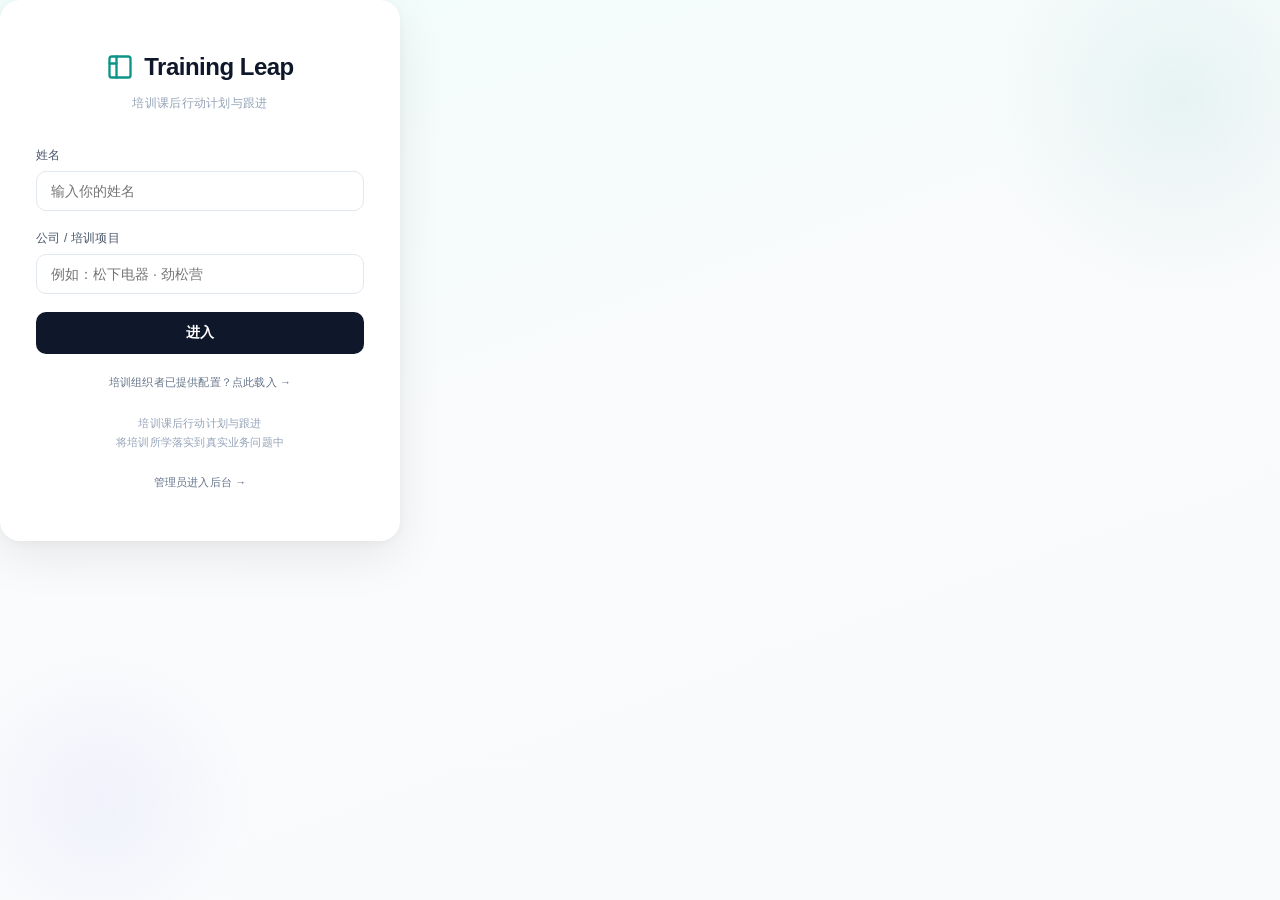
<file: index.html>
<!DOCTYPE html>
<html lang="zh-CN">
<head>
<meta charset="UTF-8">
<meta name="viewport" content="width=device-width, initial-scale=1">
<title>Training Leap - 培训课后行动计划与跟进</title>
<style>
*{margin:0;padding:0;box-sizing:border-box}
:root{
  --ink:#0f172a;--muted:#64748b;--light:#94a3b8;
  --bg:#f8fafc;--card:#fff;--border:#e2e8f0;
  --accent:#0d9488;--accent-light:#14b8a6;--accent-bg:#f0fdfa;--accent-border:#99f6e4;
  --amber:#f59e0b;--amber-bg:#fffbeb;--rose:#e11d48;--rose-bg:#fff1f2;
  --indigo:#6366f1;--indigo-bg:#eef2ff;
}
body{font-family:-apple-system,"PingFang SC","Helvetica Neue","Noto Sans SC",sans-serif;color:var(--ink);background:var(--bg);line-height:1.6;-webkit-font-smoothing:antialiased}
.page{display:none}.page.active{display:block}

/* ========= LOGIN ========= */
.login-wrap{min-height:100vh;display:flex;align-items:center;justify-content:center;background:linear-gradient(160deg,#f0fdfa 0%,#fafbfc 45%,var(--bg) 100%);position:relative;overflow:hidden}
.login-wrap::before{content:'';position:absolute;width:400px;height:400px;border-radius:50%;background:radial-gradient(circle,rgba(13,148,136,.08) 0%,transparent 70%);top:-100px;right:-100px}
.login-wrap::after{content:'';position:absolute;width:300px;height:300px;border-radius:50%;background:radial-gradient(circle,rgba(99,102,241,.06) 0%,transparent 70%);bottom:-50px;left:-50px}
.login-card{width:400px;background:var(--card);border-radius:20px;box-shadow:0 2px 8px rgba(0,0,0,.04),0 16px 48px rgba(0,0,0,.08);padding:48px 36px;position:relative;z-index:1;transition:box-shadow .3s}
.login-card:hover{box-shadow:0 2px 8px rgba(0,0,0,.04),0 20px 56px rgba(0,0,0,.12)}
.login-brand{display:flex;align-items:center;gap:10px;justify-content:center;margin-bottom:8px}
.login-brand svg{width:28px;height:28px;color:var(--accent)}
.login-brand-name{font-size:24px;font-weight:700;color:var(--ink);letter-spacing:-.5px}
.login-sub{text-align:center;font-size:12px;color:var(--light);margin-bottom:32px;letter-spacing:.3px}
.field{margin-bottom:18px}
.field label{display:block;font-size:12px;font-weight:500;color:#475569;margin-bottom:6px;letter-spacing:.2px}
.field input{width:100%;padding:11px 14px;border:1.5px solid var(--border);border-radius:10px;font-size:14px;color:var(--ink);background:var(--card);transition:all .2s;font-family:inherit}
.field input:focus{outline:none;border-color:var(--accent);box-shadow:0 0 0 3px rgba(13,148,136,.08);background:#fff;transform:translateY(-1px)}
.btn-primary{width:100%;padding:12px;background:var(--ink);color:#fff;border:none;border-radius:10px;font-size:14px;font-weight:600;cursor:pointer;transition:all .2s;letter-spacing:.3px}
.btn-primary:hover{background:#1e293b;transform:translateY(-1px);box-shadow:0 4px 12px rgba(15,23,42,.2)}
.btn-primary:active{transform:translateY(0)}
.login-note{text-align:center;margin-top:20px;font-size:11px;color:var(--light);line-height:1.8;letter-spacing:.2px}
.login-note a{color:var(--muted);text-decoration:none;transition:color .15s}
.login-note a:hover{color:var(--accent)}
.cfg-import{margin-top:14px;text-align:center}
.cfg-import > a{font-size:11px;color:var(--muted);text-decoration:none;letter-spacing:.2px;transition:color .15s}
.cfg-import > a:hover{color:var(--accent)}
#cfg-import-area{display:none;margin-top:10px;text-align:left}
#cfg-import-area textarea{width:100%;min-height:64px;padding:10px;border:1.5px solid var(--border);border-radius:10px;font-size:12px;font-family:monospace;resize:vertical;box-sizing:border-box;font-family:inherit;color:var(--ink)}
#cfg-import-area textarea:focus{outline:none;border-color:var(--accent)}
#cfg-import-area button{margin-top:8px;width:100%;padding:8px;background:var(--accent);color:#fff;border:none;border-radius:9px;font-size:12px;font-weight:600;cursor:pointer;transition:background .15s}
#cfg-import-area button:hover{background:var(--accent-light)}

/* ========= TOPBAR ========= */
.topbar{height:56px;background:rgba(255,255,255,.92);backdrop-filter:blur(12px);-webkit-backdrop-filter:blur(12px);border-bottom:1px solid var(--border);display:flex;align-items:center;padding:0 28px;position:sticky;top:0;z-index:20}
.topbar-brand{display:flex;align-items:center;gap:8px;cursor:pointer;transition:opacity .15s}
.topbar-brand:hover{opacity:.8}
.topbar-brand svg{width:20px;height:20px;color:var(--accent)}
.topbar-brand span{font-size:15px;font-weight:700;color:var(--ink);letter-spacing:-.3px}
.topbar-sep{color:var(--border);margin:0 14px;font-size:18px}
.topbar-meta{font-size:13px;color:var(--light);flex:1}

/* ========= CONFIG BANNER ========= */
.config-banner{background:linear-gradient(135deg,var(--accent-bg) 0%,#e0f7f4 100%);border:1px solid var(--accent-border);border-radius:12px;padding:14px 20px;margin:0 32px 28px;display:flex;align-items:flex-start;gap:12px;animation:slideDown .3s ease}
.config-banner svg{flex-shrink:0;width:16px;height:16px;color:var(--accent);margin-top:2px}
.config-banner p{font-size:13px;color:#134e4a;line-height:1.6}
.config-banner .cb-close{background:none;border:none;color:var(--light);cursor:pointer;font-size:18px;flex-shrink:0;padding:0 4px;line-height:1;transition:color .15s}
.config-banner .cb-close:hover{color:var(--ink)}

/* ========= DASHBOARD ========= */
.dash{max-width:1080px;margin:0 auto;padding:36px 32px 100px}
.dash-head{display:flex;align-items:flex-end;justify-content:space-between;margin-bottom:28px}
.dash-head h1{font-size:26px;font-weight:700;color:var(--ink);letter-spacing:-.5px}
.dash-head p{font-size:14px;color:var(--light);margin-top:4px}
.btn-new{padding:9px 18px;background:var(--ink);color:#fff;border:none;border-radius:10px;font-size:13px;font-weight:600;cursor:pointer;transition:all .2s;letter-spacing:.2px}
.btn-new:hover{background:#1e293b;transform:translateY(-1px);box-shadow:0 4px 12px rgba(15,23,42,.15)}

/* Stats */
.stats{display:flex;gap:16px;margin-bottom:32px}
.stat-card{flex:1;background:var(--card);border:1px solid var(--border);border-radius:14px;padding:20px 22px;display:flex;align-items:center;gap:16px;transition:all .2s;position:relative;overflow:hidden}
.stat-card::before{content:'';position:absolute;top:0;left:0;right:0;height:3px;border-radius:14px 14px 0 0}
.stat-card:nth-child(1)::before{background:linear-gradient(90deg,var(--accent),var(--accent-light))}
.stat-card:nth-child(2)::before{background:linear-gradient(90deg,var(--amber),#fbbf24)}
.stat-card:nth-child(3)::before{background:linear-gradient(90deg,var(--indigo),#818cf8)}
.stat-card:hover{transform:translateY(-2px);box-shadow:0 8px 24px rgba(0,0,0,.06)}
.stat-icon{width:44px;height:44px;border-radius:12px;display:flex;align-items:center;justify-content:center;transition:transform .2s}
.stat-card:nth-child(1) .stat-icon{background:var(--accent-bg)}
.stat-card:nth-child(2) .stat-icon{background:var(--amber-bg)}
.stat-card:nth-child(3) .stat-icon{background:var(--indigo-bg)}
.stat-icon svg{width:20px;height:20px}
.stat-card:nth-child(1) .stat-icon svg{color:var(--accent)}
.stat-card:nth-child(2) .stat-icon svg{color:var(--amber)}
.stat-card:nth-child(3) .stat-icon svg{color:var(--indigo)}
.stat-num{font-size:22px;font-weight:700;color:var(--ink);letter-spacing:-.5px}
.stat-label{font-size:12px;color:var(--light);letter-spacing:.3px}

/* Action cards grid */
.card-grid{display:grid;grid-template-columns:repeat(auto-fill,minmax(320px,1fr));gap:16px}
.acard{background:var(--card);border:1px solid var(--border);border-radius:14px;padding:24px;cursor:pointer;transition:all .25s;position:relative;overflow:hidden}
.acard::before{content:'';position:absolute;top:0;left:0;right:0;height:3px;background:linear-gradient(90deg,var(--accent),var(--accent-light));transform:scaleX(0);transform-origin:left;transition:transform .25s}
.acard:hover::before{transform:scaleX(1)}
.acard:hover{border-color:#cbd5e1;box-shadow:0 8px 28px rgba(0,0,0,.06);transform:translateY(-2px)}
.tag{display:inline-block;padding:4px 10px;border-radius:20px;font-size:11px;font-weight:600;letter-spacing:.3px}
.tag-d{background:#f1f5f9;color:#64748b}
.tag-a{background:#dbeafe;color:#2563eb}
.tag-x{background:#d1fae5;color:#059669}
.acard h3{font-size:15px;font-weight:600;color:var(--ink);line-height:1.5;margin:12px 0 8px;letter-spacing:-.2px}
.acard .meta{font-size:12px;color:var(--light);line-height:1.5}
.acard .foot{display:flex;align-items:center;justify-content:space-between;margin-top:18px;padding-top:14px;border-top:1px solid #f1f5f9}
.dots{display:flex;gap:5px}
.dot{width:7px;height:7px;border-radius:50%;background:#e2e8f0;transition:background .2s}
.dot.ok{background:var(--accent)}

/* Empty state */
.empty{text-align:center;padding:80px 20px;color:var(--light)}
.empty-icon{width:64px;height:64px;margin:0 auto 20px;border-radius:16px;background:var(--accent-bg);display:flex;align-items:center;justify-content:center}
.empty-icon svg{width:28px;height:28px;color:var(--accent)}
.empty h3{font-size:16px;font-weight:600;color:#475569;margin-bottom:8px}
.empty p{font-size:13px;margin-bottom:20px;line-height:1.6}

/* ========= CANVAS ========= */
.canvas-bg{background:var(--bg);min-height:100vh}
.canvas-body{max-width:760px;margin:0 auto;padding:36px 28px 140px}

/* Canvas header card */
.chdr{background:var(--card);border:1px solid var(--border);border-radius:16px;padding:28px 32px;margin-bottom:24px;position:relative;box-shadow:0 2px 8px rgba(0,0,0,.03)}
.chdr .clabel{font-size:11px;font-weight:600;color:var(--accent);letter-spacing:.8px;text-transform:uppercase;margin-bottom:4px}
.chdr input.ctitle{font-size:22px;font-weight:700;color:var(--ink);line-height:1.4;border:none;background:transparent;width:85%;padding:0;outline:none;display:block;letter-spacing:-.3px;font-family:inherit}
.chdr input.ctitle::placeholder{color:var(--light)}
.chdr .times{display:flex;gap:24px;margin-top:16px;font-size:12px;color:var(--light);letter-spacing:.2px}

/* Status badge */
.status-badge{position:absolute;top:28px;right:32px;padding:5px 12px;border-radius:20px;font-size:11px;font-weight:600;letter-spacing:.3px}
.status-badge.open{background:var(--accent-bg);color:var(--accent);border:1px solid var(--accent-border)}
.status-badge.done{background:#d1fae5;color:#059669;border:1px solid #6ee7b7}

/* Progress */
.pwrap{margin-bottom:28px}
.plbl{font-size:12px;color:var(--light);margin-bottom:8px;display:flex;justify-content:space-between;letter-spacing:.3px}
.ptrk{height:4px;background:#e2e8f0;border-radius:4px;overflow:hidden}
.pfil{height:100%;background:linear-gradient(90deg,var(--accent),var(--accent-light));border-radius:4px;width:0%;transition:width .5s cubic-bezier(.16,1,.3,1)}

/* ========= STEPS ========= */
.step{background:var(--card);border:1px solid var(--border);border-radius:14px;margin-bottom:14px;overflow:hidden;transition:all .25s;box-shadow:0 1px 3px rgba(0,0,0,.02)}
.step:hover{box-shadow:0 4px 16px rgba(0,0,0,.04)}
.step.open{box-shadow:0 4px 20px rgba(0,0,0,.05);border-color:#cbd5e1}

.step-hdr{display:flex;align-items:center;gap:16px;padding:18px 22px;cursor:pointer;user-select:none;transition:background .15s}
.step-hdr:hover{background:#fafbfc}

.step-n{width:32px;height:32px;border-radius:10px;background:linear-gradient(135deg,#e2e8f0,#f1f5f9);color:var(--muted);display:flex;align-items:center;justify-content:center;font-size:13px;font-weight:700;flex-shrink:0;transition:all .3s;position:relative}
.step-n.ok{background:linear-gradient(135deg,var(--accent),var(--accent-light));color:#fff;box-shadow:0 2px 8px rgba(13,148,136,.3)}
.step.open .step-n:not(.ok){background:linear-gradient(135deg,var(--ink),#334155);color:#fff}

.step-info{flex:1}
.step-info h4{font-size:14px;font-weight:600;color:var(--ink);margin-bottom:3px;letter-spacing:-.1px}
.step-info p{font-size:12px;color:var(--light);line-height:1.4}
.step-arr{margin-left:auto;color:var(--light);font-size:14px;transition:transform .3s cubic-bezier(.16,1,.3,1)}
.step.open .step-arr{transform:rotate(180deg)}

.step-bdy{max-height:0;overflow:hidden;transition:max-height .35s cubic-bezier(.16,1,.3,1),padding .35s cubic-bezier(.16,1,.3,1);padding:0 22px}
.step.open .step-bdy{max-height:2000px;padding:0 22px 22px}
.step-bdy-inner{transform:translateY(-8px);opacity:0;transition:transform .3s cubic-bezier(.16,1,.3,1),opacity .3s;transition-delay:.05s}
.step.open .step-bdy-inner{transform:translateY(0);opacity:1}

.hint{background:var(--accent-bg);border:1px solid #bfef9;border-radius:10px;padding:14px 16px;margin-bottom:14px}
.hint .htitle{font-size:11px;font-weight:700;color:var(--accent);text-transform:uppercase;letter-spacing:.6px;margin-bottom:6px}
.hint ul{font-size:12px;color:#475569;line-height:1.7;padding-left:16px}

/* Form elements */
.flbl{font-size:13px;font-weight:600;color:#475569;margin-bottom:8px;letter-spacing:.1px}
textarea.fta{width:100%;border:1.5px solid var(--border);border-radius:10px;padding:12px 14px;font-size:14px;line-height:1.7;color:var(--ink);resize:vertical;min-height:80px;background:var(--card);font-family:inherit;transition:all .2s}
textarea.fta:focus{outline:none;border-color:var(--accent);box-shadow:0 0 0 3px rgba(13,148,136,.08);background:#fff}
input.fti{width:100%;border:1.5px solid var(--border);border-radius:10px;padding:10px 14px;font-size:14px;color:var(--ink);background:var(--card);font-family:inherit;transition:all .2s}
input.fti:focus{outline:none;border-color:var(--accent);box-shadow:0 0 0 3px rgba(13,148,136,.08);background:#fff}
.row{display:flex;gap:10px;margin-bottom:10px;align-items:flex-start}
.btnAdd{font-size:13px;color:var(--accent);background:none;border:1.5px dashed #a7f3d0;border-radius:10px;padding:9px 14px;cursor:pointer;width:100%;transition:all .2s;font-weight:500}
.btnAdd:hover{background:var(--accent-bg);border-color:var(--accent)}
.btnDel{background:none;border:none;color:var(--light);font-size:18px;cursor:pointer;padding:6px 2px;flex-shrink:0;line-height:1;transition:color .15s}
.btnDel:hover{color:var(--rose)}
table.mt{width:100%;border-collapse:collapse}
table.mt th{font-size:11px;font-weight:600;color:var(--light);text-align:left;padding:8px 10px;border-bottom:1px solid var(--border);letter-spacing:.3px}
table.mt td{padding:6px 10px}

/* ========= FOOTER BAR ========= */
.fbar{position:fixed;bottom:0;left:0;right:0;background:rgba(255,255,255,.92);backdrop-filter:blur(12px);-webkit-backdrop-filter:blur(12px);border-top:1px solid var(--border);padding:12px 28px;display:flex;align-items:center;justify-content:space-between;z-index:10}
.toast-msg{font-size:13px;color:var(--accent);opacity:0;transition:opacity .3s;font-weight:500}
.toast-msg.show{opacity:1}
.fbtns{display:flex;gap:10px}
.btn-secondary{padding:9px 16px;background:var(--card);color:#475569;border:1px solid var(--border);border-radius:10px;font-size:13px;cursor:pointer;transition:all .2s;font-weight:500;font-family:inherit}
.btn-secondary:hover{border-color:#cbd5e1;background:#fafbfc;transform:translateY(-1px)}
.btn-primary-sm{padding:9px 20px;background:var(--ink);color:#fff;border:none;border-radius:10px;font-size:13px;font-weight:600;cursor:pointer;transition:all .2s;font-family:inherit;letter-spacing:.2px}
.btn-primary-sm:hover{background:#1e293b;transform:translateY(-1px);box-shadow:0 4px 12px rgba(15,23,42,.15)}

/* ========= METHOD TAGS ========= */
.method-tags{display:flex;flex-wrap:wrap;gap:8px;margin-bottom:14px}
.mtag{padding:6px 14px;border-radius:20px;font-size:12px;font-weight:600;cursor:pointer;border:1.5px solid var(--border);background:var(--card);color:#475569;transition:all .2s;user-select:none;letter-spacing:.2px}
.mtag:hover{border-color:var(--accent);color:var(--accent);transform:translateY(-1px)}
.mtag.sel{background:linear-gradient(135deg,var(--accent),var(--accent-light));color:#fff;border-color:transparent;box-shadow:0 2px 8px rgba(13,148,136,.25)}
.mtag-info{display:inline-flex;align-items:center;justify-content:center;width:16px;height:16px;margin-left:4px;border-radius:50%;background:rgba(100,116,139,.14);color:inherit;font-size:12px;font-weight:700;cursor:help;flex-shrink:0;transition:background .15s}
.mtag:hover .mtag-info{background:rgba(13,148,136,.18)}
.mtag.sel .mtag-info{background:rgba(255,255,255,.28);color:#fff}

/* Method info popup */
.method-pop{position:fixed;inset:0;background:rgba(15,23,42,.45);z-index:9999;display:none;align-items:center;justify-content:center;padding:20px}
.method-pop-card{background:#fff;border-radius:16px;width:520px;max-width:95vw;max-height:86vh;overflow-y:auto;box-shadow:0 24px 60px rgba(0,0,0,.2);padding:24px 26px;animation:cardIn .2s ease}
.mp-head{display:flex;align-items:flex-start;gap:12px;margin-bottom:6px}
.mp-head h4{font-size:17px;font-weight:700;color:var(--ink);flex:1;line-height:1.4}
.mp-close{background:none;border:none;font-size:26px;cursor:pointer;color:#94a3b8;line-height:1;width:32px;height:32px;border-radius:8px;flex-shrink:0}
.mp-close:hover{background:#f1f5f9}
.mp-sub{font-size:13px;color:var(--accent);font-weight:600;margin-bottom:16px;line-height:1.5}
.mp-row{display:flex;gap:12px;align-items:baseline;margin-bottom:6px}
.mp-label{font-size:11px;font-weight:700;color:var(--muted);text-transform:uppercase;letter-spacing:.5px;flex-shrink:0}
.mp-val{font-size:13px;color:var(--ink)}
.mp-sec{margin-top:14px}
.mp-text{font-size:13px;color:var(--ink);line-height:1.7;white-space:pre-wrap;word-break:break-word;background:var(--bg);border-radius:10px;padding:12px 14px;margin-top:6px}
.mp-output{background:var(--accent-bg);border:1px solid var(--accent-border)}
#no-methods-hint{font-size:12px;color:var(--light);margin-top:8px;display:none}

/* Per-method strategy card */
.method-note{background:var(--card);border:1.5px solid var(--accent-border);border-radius:12px;margin-bottom:12px;overflow:hidden;transition:all .2s;animation:cardIn .25s ease}
.method-note-hd{display:flex;align-items:center;gap:10px;padding:10px 16px;background:linear-gradient(135deg,var(--accent-bg) 0%,#e0f7f4 100%)}
.method-note-badge{padding:4px 12px;border-radius:20px;background:linear-gradient(135deg,var(--accent),var(--accent-light));color:#fff;font-size:11px;font-weight:700;letter-spacing:.3px;flex-shrink:0}
.method-note-bd{padding:12px 16px}
.method-note-bd .flbl{font-size:12px;margin-bottom:6px;color:var(--muted)}
.method-note-bd textarea{min-height:56px;font-size:13px}
@keyframes cardIn{from{opacity:0;transform:translateY(8px)}to{opacity:1;transform:translateY(0)}}

/* ========= CONTEXT PANEL ========= */
.ctx-panel{background:linear-gradient(135deg,var(--accent-bg) 0%,#e0f7f4 100%);border:1px solid var(--accent-border);border-radius:14px;margin-bottom:24px;overflow:hidden;transition:all .25s}
.ctx-panel:hover{box-shadow:0 4px 16px rgba(13,148,136,.1)}
.ctx-toggle{display:flex;align-items:center;gap:8px;padding:14px 20px;cursor:pointer;font-size:12px;font-weight:700;color:var(--accent);user-select:none;letter-spacing:.3px}
.ctx-toggle:hover{background:rgba(255,255,255,.5)}
.ctx-arr{transition:transform .3s cubic-bezier(.16,1,.3,1)}
.ctx-arr.open{transform:rotate(90deg)}
.ctx-body{display:none;padding:0 20px 18px}
.ctx-body.open{display:block}
.ctx-grid{display:grid;grid-template-columns:1fr 1fr 1fr;gap:14px;margin-bottom:14px}
.ctx-block{background:rgba(255,255,255,.85);border:1px solid #bfef9;padding:16px;border-radius:12px;transition:all .2s}
.ctx-block:hover{background:#fff;box-shadow:0 2px 8px rgba(0,0,0,.04)}
.ctx-label{font-size:11px;font-weight:700;color:var(--accent);text-transform:uppercase;letter-spacing:.6px;margin-bottom:10px}
.ctx-text{font-size:12px;color:#134e4a;line-height:1.6;margin-bottom:6px}
.ctx-text:last-child{margin-bottom:0}
.ctx-hint{font-size:11px;color:#0f766e;line-height:1.5;padding:10px 14px;background:rgba(255,255,255,.6);border-radius:8px}

/* ========= PRINT ========= */
@media print{
  body{background:#fff}
  .topbar,.fbar,.step-hdr,.config-banner,.plbl{display:none !important}
  .page{display:block !important}.canvas-bg{background:#fff !important}
  .canvas-body{padding:20px !important;max-width:100% !important}
  .step{break-inside:avoid;margin-bottom:16px !important;border:1px solid #ddd !important}
  .step-bdy{display:block !important;max-height:none !important;padding:0 22px 22px !important}
  .step-n{background:#f0f0f0 !important;color:#333 !important}
  .step-n.ok{background:#666 !important}
  .chdr{border:2px solid #333 !important;padding:20px !important;box-shadow:none !important}
  .hint{display:none}
  textarea.fta,input.fti{border:1px solid #ddd !important;background:#fff !important;resize:none}
  .mtag.sel{background:#333 !important;color:#fff !important}
  .ctx-panel{background:#f9f9f9 !important}
}

@keyframes slideDown{
  from{opacity:0;transform:translateY(-8px)}
  to{opacity:1;transform:translateY(0)}
}

@media(max-width:860px){
.ctx-grid{grid-template-columns:1fr}
}

/* Delete button on card */
.btn-del{background:none;border:none;color:var(--light);font-size:16px;cursor:pointer;padding:4px 6px;border-radius:6px;transition:all .15s;line-height:1;flex-shrink:0}
.btn-del:hover{color:var(--rose);background:var(--rose-bg)}

/* Logout button */
#b-logout:hover{border-color:#cbd5e1;color:var(--ink);background:var(--bg)}

@media(max-width:640px){
.dash{padding:20px 16px 80px}.stats{flex-direction:column}.card-grid{grid-template-columns:1fr}.canvas-body{padding:20px 16px 120px}
.config-banner{margin:16px 16px 20px;padding:12px 14px}
.chdr input.ctitle{width:100%}
.status-badge{position:static;display:inline-block;margin-top:10px}
.login-card{width:90%;max-width:400px;padding:36px 24px}
}
</style>
</head>
<body>

<!-- PAGE 1: LOGIN -->
<div id="p-login" class="page active login-wrap">
<div class="login-card">
  <div class="login-brand">
    <svg viewBox="0 0 24 24" fill="none" stroke="currentColor" stroke-width="2" stroke-linecap="round" stroke-linejoin="round"><rect x="3" y="3" width="18" height="18" rx="2"/><path d="M9 3v18"/><path d="M3 9h6"/></svg>
    <span class="login-brand-name">Training Leap</span>
  </div>
  <div class="login-sub">培训课后行动计划与跟进</div>
  <div class="field"><label>姓名</label><input id="i-name" placeholder="输入你的姓名"></div>
  <div class="field"><label>公司 / 培训项目</label><input id="i-comp" placeholder="例如：松下电器 · 劲松营"></div>
  <button id="b-login" class="btn-primary">进入</button>
  <div class="cfg-import">
    <a href="javascript:void(0)" id="b-cfg-toggle">培训组织者已提供配置？点此载入 &rarr;</a>
    <div id="cfg-import-area">
      <textarea id="cfg-import-data" placeholder="粘贴培训组织者提供的「配置码」..."></textarea>
      <button id="b-cfg-import">载入配置</button>
    </div>
  </div>
  <div class="login-note">
    培训课后行动计划与跟进<br>
    将培训所学落实到真实业务问题中<br><br>
    <a href="admin.html">管理员进入后台 &rarr;</a>
  </div>
</div>
</div>

<!-- PAGE 2: DASHBOARD -->
<div id="p-dash" class="page">
  <div class="topbar">
  <div class="topbar-brand" id="b-logo">
    <svg viewBox="0 0 24 24" fill="none" stroke="currentColor" stroke-width="2" stroke-linecap="round" stroke-linejoin="round"><rect x="3" y="3" width="18" height="18" rx="2"/><path d="M9 3v18"/><path d="M3 9h6"/></svg>
    <span>Training Leap</span>
  </div>
  <span class="topbar-sep">/</span>
  <span class="topbar-meta" id="d-meta"></span>
  <button id="b-logout" style="margin-left:auto;padding:6px 14px;font-size:12px;font-weight:500;color:var(--light);background:none;border:1.5px solid var(--border);border-radius:8px;cursor:pointer;transition:all .15s;letter-spacing:.2px">退出登录</button>
</div>
<div class="dash">
<div class="dash-head">
  <div><h1>我的行动计划</h1><p id="d-sub"></p></div>
  <button id="b-new" class="btn-new">+ 新建计划</button>
</div>

<!-- Config context banner -->
<div class="config-banner" id="config-banner" style="display:none">
  <svg viewBox="0 0 24 24" fill="none" stroke="currentColor" stroke-width="2" stroke-linecap="round"><circle cx="12" cy="12" r="10"/><line x1="12" y1="16" x2="12" y2="12"/><line x1="12" y1="8" x2="12.01" y2="8"/></svg>
  <p id="config-banner-text"></p>
  <button class="cb-close" onclick="this.parentElement.style.display='none'">&times;</button>
</div>

<div class="stats">
  <div class="stat-card"><div class="stat-icon"><svg viewBox="0 0 24 24" fill="none" stroke="currentColor" stroke-width="2"><path d="M14 2H6a2 2 0 00-2 2v16a2 2 0 002 2h12a2 2 0 002-2V8z"/><polyline points="14 2 14 8 20 8"/></svg></div><div><div class="stat-num" id="st-tot">0</div><div class="stat-label">全部计划</div></div></div>
  <div class="stat-card"><div class="stat-icon"><svg viewBox="0 0 24 24" fill="none" stroke="currentColor" stroke-width="2"><polyline points="22 12 18 12 15 21 9 3 6 12 2 12"/></svg></div><div><div class="stat-num" id="st-act">0</div><div class="stat-label">进行中</div></div></div>
  <div class="stat-card"><div class="stat-icon"><svg viewBox="0 0 24 24" fill="none" stroke="currentColor" stroke-width="2"><polyline points="20 6 9 17 4 12"/><line x1="20" y1="6" x2="9" y2="17"/></svg></div><div><div class="stat-num" id="st-done">0</div><div class="stat-label">已完成</div></div></div>
</div>
<div id="c-grid" class="card-grid"></div>
<div id="d-empty" class="empty" style="display:none">
  <div class="empty-icon"><svg viewBox="0 0 24 24" fill="none" stroke="currentColor" stroke-width="2" stroke-linecap="round"><line x1="12" y1="5" x2="12" y2="19"/><line x1="5" y1="12" x2="19" y2="12"/></svg></div>
  <h3 style="font-size:15px;font-weight:600;color:#475569;margin-bottom:6px">还没有行动计划</h3>
  <p style="font-size:13px;margin-bottom:18px;color:var(--light)">创建一个计划，把培训所学落实到真实业务问题中</p>
  <button id="b-new-empty" class="btn-new">创建第一个行动计划</button>
</div>
</div>
</div>

<!-- PAGE 3: CANVAS -->
<div id="p-canvas" class="page canvas-bg">
<div class="topbar">
  <button id="b-back" style="padding:6px 12px;font-size:13px;border:none;background:none;cursor:pointer;color:#475569;display:flex;align-items:center;gap:4px;font-family:inherit;letter-spacing:.2px">
    <svg width="14" height="14" viewBox="0 0 24 24" fill="none" stroke="currentColor" stroke-width="2"><polyline points="15 18 9 12 15 6"/></svg>返回</button>
  <span class="topbar-sep">|</span>
  <span class="topbar-meta" id="c-meta"></span>
</div>
<div class="canvas-body">

<div class="chdr">
  <div id="c-status" class="status-badge"></div>
  <div class="clabel">课程</div><input class="fti" id="c-course-display" readonly style="font-size:12px;padding:6px 10px;margin-bottom:8px;background:#f8fafc;cursor:default;border-color:#f0f0f0">
  <input class="ctitle" id="c-title" placeholder="为这个行动计划起一个标题...">
  <div class="times">创建：<span id="c-created"></span> &nbsp; 最近更新：<span id="c-updated"></span></div>
</div>

<!-- Training Context Panel (injected from admin config) -->
<div id="ctx-panel" class="ctx-panel" style="display:none">
  <div class="ctx-toggle" id="ctx-toggle" onclick="toggleCtx()">
    <svg width="14" height="14" viewBox="0 0 24 24" fill="none" stroke="currentColor" stroke-width="2" stroke-linecap="round"><circle cx="12" cy="12" r="10"/><line x1="12" y1="16" x2="12" y2="12"/><line x1="12" y1="8" x2="12.01" y2="8"/></svg>
    <span id="ctx-toggle-text">查看培训背景</span>
    <svg id="ctx-arr" width="12" height="12" viewBox="0 0 24 24" fill="none" stroke="currentColor" stroke-width="2"><polyline points="6 9 12 15 18 9"/></svg>
  </div>
  <div class="ctx-body" id="ctx-body">
    <div class="ctx-grid">
      <div class="ctx-block" id="ctx-audience">
        <div class="ctx-label">目标受众</div>
        <div class="ctx-text" id="ctx-aud-level"></div>
        <div class="ctx-text" id="ctx-aud-challenge"></div>
      </div>
      <div class="ctx-block" id="ctx-purpose">
        <div class="ctx-label">培训目的</div>
        <div class="ctx-text" id="ctx-pur-why"></div>
        <div class="ctx-text" id="ctx-pur-do"></div>
      </div>
      <div class="ctx-block" id="ctx-measure">
        <div class="ctx-label">衡量成功</div>
        <div class="ctx-text" id="ctx-pur-measure"></div>
        <div class="ctx-text" id="ctx-pur-change"></div>
      </div>
    </div>
    <div class="ctx-hint">以上信息由培训组织者配置，帮助你把行动计划对准真实的业务目标。</div>
  </div>
</div>

<div class="pwrap">
  <div class="plbl"><span id="pg-txt">0 / 5 步骤完成</span><span id="pg-pct">0%</span></div>
  <div class="ptrk"><div class="pfil" id="pg-fill"></div></div>
</div>

<!-- S1 -->
<div class="step" id="s1">
<div class="step-hdr"><div class="step-n">1</div><div class="step-info"><h4>识别真实业务问题</h4><p>找出一个复杂且长期未解决的真实业务问题</p></div><span class="step-arr">&#9660;</span></div>
<div class="step-bdy">
<div class="step-bdy-inner">
<div class="hint"><div class="htitle">提示</div><ul><li>问题应至少涉及两个以上部门之间的不同判断或利益冲突</li><li>问题已存在超过三个月，且没有清晰的解决路径</li><li>用一到三句话描述清楚问题的表现、涉及的部门和当前卡住的关键点</li></ul></div>
<div class="flbl">问题陈述</div><textarea class="fta" id="v1" placeholder="例如：某产品线在华东市场销量连续三季度下滑，市场部认为需加大广告投入，而销售团队认为核心问题在渠道激励不足..."></textarea>
</div>
</div>
</div>

<!-- S2 -->
<div class="step" id="s2">
<div class="step-hdr"><div class="step-n">2</div><div class="step-info"><h4>链接战略与价值</h4><p>说明该问题与全局经营或市场战略的链接</p></div><span class="step-arr">&#9660;</span></div>
<div class="step-bdy">
<div class="step-bdy-inner">
<div class="hint"><div class="htitle">提示</div><ul><li>指出这个问题与公司哪一个业务战略或产品策略直接相关</li><li>说明解决后会改善哪几项具体业务结果</li><li>避免使用空泛表述</li></ul></div>
<div style="margin-bottom:14px"><div class="flbl">战略链接</div><textarea class="fta" id="v2l" placeholder="例如：该问题直接关联公司'2025年市场份额提升至行业前三'的战略目标..." style="min-height:60px"></textarea></div>
<div><div class="flbl">解决价值</div><textarea class="fta" id="v2v" placeholder="例如：解决此分歧后可统一营销资源投放方向，预计Q3华东区销量回升15-20%..." style="min-height:60px"></textarea></div>
</div>
</div>
</div>

<!-- S3 -->
<div class="step" id="s3">
<div class="step-hdr"><div class="step-n">3</div><div class="step-info"><h4>识别协同部门</h4><p>列出必须协同的关键部门及其贡献</p></div><span class="step-arr">&#9660;</span></div>
<div class="step-bdy">
<div class="step-bdy-inner">
<div class="hint"><div class="htitle">提示</div><ul><li>至少一个、最多四个必须参与的业务部门</li><li>明确每个部门需要提供的具体信息或做出的具体动作</li></ul></div>
<div id="dept-list"></div>
<button class="btnAdd" id="b-add-dept">+ 添加部门</button>
</div>
</div>
</div>

<!-- S4 -->
<div class="step" id="s4">
<div class="step-hdr"><div class="step-n">4</div><div class="step-info"><h4>制定策略，选择方法</h4><p>先明确你的解决思路，再选方法去落地</p></div><span class="step-arr">&#9660;</span></div>
<div class="step-bdy">
<div class="step-bdy-inner">

<!-- Part 1: Write strategy first -->
<div style="margin-bottom:20px">
  <div class="flbl">解决策略</div>
  <div style="font-size:11px;color:var(--light);margin-bottom:8px;letter-spacing:.2px">用你自己的话描述解决思路——不依赖任何方法工具，先想清楚方向和打法</div>
  <textarea class="fta" id="v4s" placeholder="例如：通过重新定义华东区市场细分标准，将营销资源从泛曝光转向精准触达高潜力客户群体，同时建立区域联动机制..." style="min-height:80px"></textarea>
</div>

<!-- Part 2: Then select methods -->
<div style="margin-bottom:14px">
  <div class="flbl">选择支撑方法</div>
  <div style="font-size:11px;color:var(--light);margin-bottom:8px;letter-spacing:.2px">从本课程方法工具中，选择能够支撑上述策略的方法（可多选）。选中的方法下方可备注具体用法。</div>
  <div id="method-tags"></div>
  <div id="no-methods-hint">提示：请先让培训管理员配置本课程的方法工具清单。</div>
</div>

<!-- Per-method note fields -->
<div id="method-notes"></div>

</div>
</div>
</div>

<!-- S5 -->
<div class="step" id="s5">
<div class="step-hdr"><div class="step-n">5</div><div class="step-info"><h4>执行计划与衡量指标</h4><p>细化任务、计划、预期结果与衡量指标</p></div><span class="step-arr">&#9660;</span></div>
<div class="step-bdy">
<div class="step-bdy-inner">
<div style="margin-bottom:18px"><div class="flbl">任务与执行计划</div><div id="task-list"></div><button class="btnAdd" id="b-add-task">+ 添加任务</button></div>
<div style="margin-bottom:18px"><div class="flbl">预期目标与结果</div><textarea class="fta" id="v5r" placeholder="描述预期的业务层面可观察变化..."></textarea></div>
<div style="margin-bottom:14px"><div class="flbl">衡量指标</div>
<div style="display:grid;grid-template-columns:1fr 1fr;gap:10px;margin-bottom:14px">
<div style="background:var(--accent-bg);border:1px solid var(--accent-border);border-radius:10px;padding:14px"><div style="font-size:11px;font-weight:700;color:var(--accent);text-transform:uppercase;letter-spacing:.6px;margin-bottom:6px">过程指标</div><div style="font-size:12px;color:var(--light);margin-bottom:8px;line-height:1.5">证明动作完成</div><textarea class="fta" id="v5mp" style="min-height:50px;font-size:13px" placeholder="例：客户偏好矩阵完成"></textarea></div>
<div style="background:#fef3c7;border:1px solid #fde68a;border-radius:10px;padding:14px"><div style="font-size:11px;font-weight:700;color:#92400e;text-transform:uppercase;letter-spacing:.6px;margin-bottom:6px">结果指标</div><div style="font-size:12px;color:var(--light);margin-bottom:8px;line-height:1.5">业务改善的期待</div><textarea class="fta" id="v5mr" style="min-height:50px;font-size:13px" placeholder="例：销量环比增长15%"></textarea></div>
</div>
</div>
</div>
</div>
</div>

</div><!-- canvas-body -->

<div class="fbar">
<div class="toast-msg" id="toast">已保存</div>
<div class="fbtns">
<button class="btn-secondary" id="b-submit">生成提交码</button>
<button class="btn-secondary" id="b-export">导出 PDF</button>
<button class="btn-secondary" id="b-toggle">标记为进行中</button>
<button class="btn-primary-sm" id="b-save">保存</button>
</div>
</div>
</div><!-- page-canvas -->

<!-- METHOD INFO POPUP -->
<div class="method-pop" id="method-pop" style="display:none">
  <div class="method-pop-card" id="method-pop-card"></div>
</div>

<script src="app.js?v=4"></script>
</body>
</html>
</file>
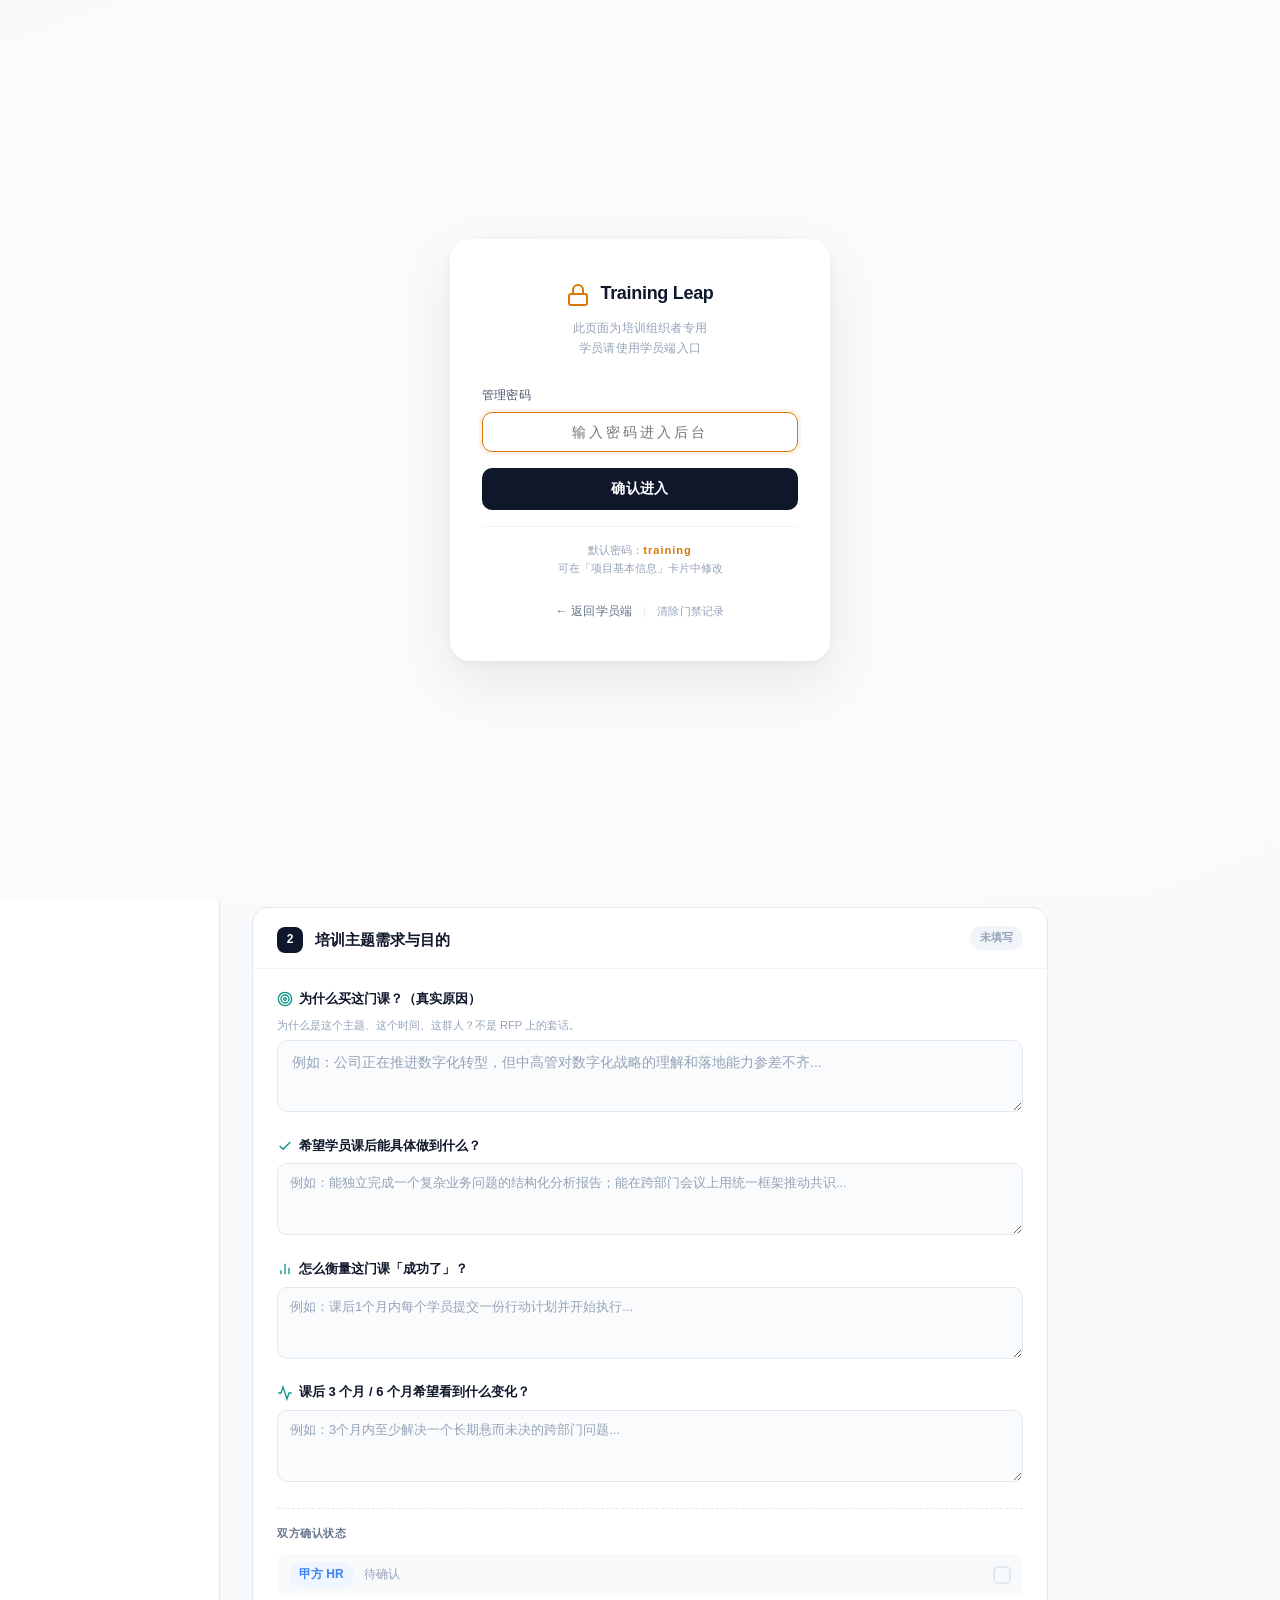
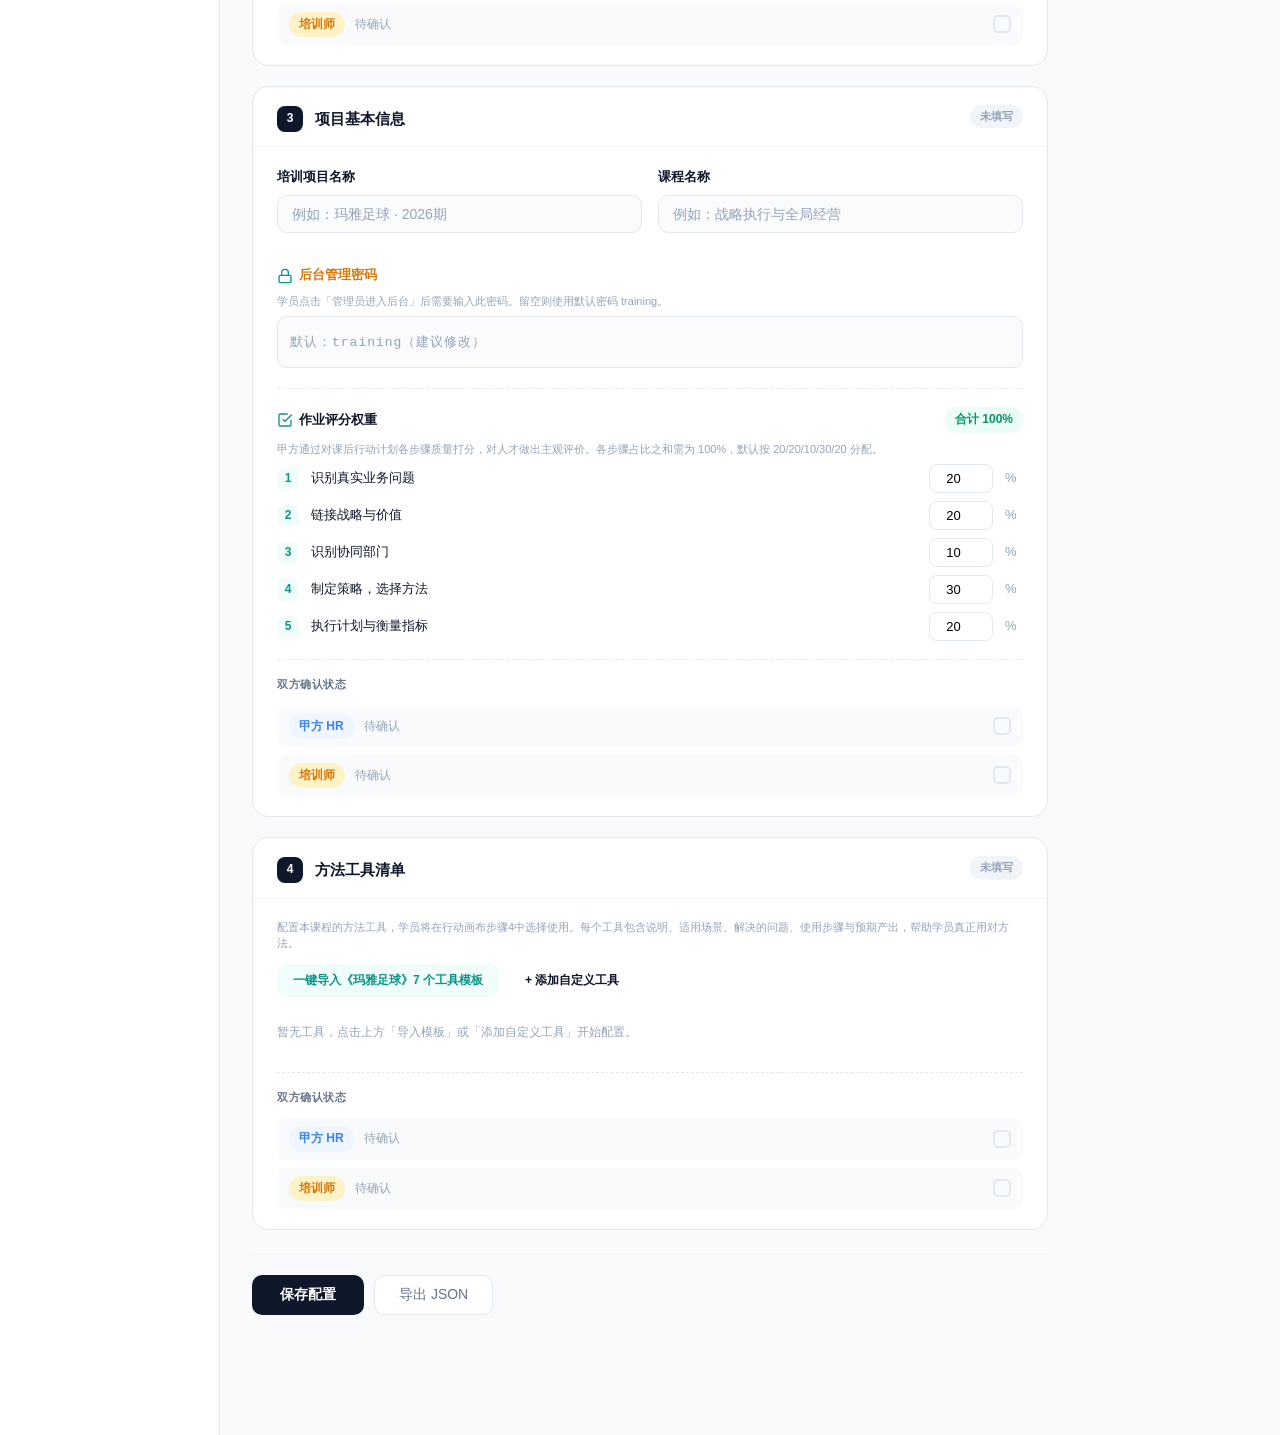
<file: admin.html>
<!DOCTYPE html>
<html lang="zh-CN">
<head>
<meta charset="UTF-8">
<meta name="viewport" content="width=device-width,initial-scale=1.0">
<title>Training Leap · 后台管理</title>
<style>
*{margin:0;padding:0;box-sizing:border-box}
:root{
  --ink:#0f172a;--muted:#64748b;--light:#94a3b8;
  --bg:#f8fafc;--card:#fff;--border:#e2e8f0;
  --accent:#0d9488;--accent-bg:#f0fdfa;
  --ok:#059669;--ok-bg:#ecfdf5;
  --amber:#d97706;--amber-bg:#fef3c7;
  --hr-color:#3b82f6;--hr-bg:#eff6ff;
}
body{font-family:-apple-system,"PingFang SC","Helvetica Neue","Noto Sans SC",sans-serif;background:var(--bg);color:var(--ink);min-height:100vh;line-height:1.6;-webkit-font-smoothing:antialiased;overflow:auto}

/* TOPBAR */
.topbar{display:flex;align-items:center;justify-content:space-between;height:56px;background:#fff;border-bottom:1px solid var(--border);padding:0 28px;position:sticky;top:0;z-index:100}
.tb-left{display:flex;align-items:center;gap:12px}
.tb-brand{display:flex;align-items:center;gap:8px}
.tb-brand svg{width:22px;height:22px;color:var(--accent)}
.tb-brand-name{font-size:15px;font-weight:700;color:var(--ink);letter-spacing:-.3px}
.tb-tag{font-size:11px;font-weight:500;color:#fff;background:var(--accent);padding:2px 10px;border-radius:10px}
.tb-right{display:flex;align-items:center;gap:16px}
.tb-link{font-size:13px;color:var(--muted);text-decoration:none;display:flex;align-items:center;gap:4px;padding:6px 12px;border-radius:8px;border:1px solid var(--border);transition:all .15s}
.tb-link:hover{color:var(--ink);border-color:#cbd5e1}

/* LAYOUT */
.admin-wrap{display:grid;grid-template-columns:220px 1fr;min-height:calc(100vh - 56px)}
.sidebar{background:#fff;border-right:1px solid var(--border);padding:20px 0}
.si-item{padding:10px 24px;font-size:13px;font-weight:500;color:var(--muted);cursor:pointer;display:flex;align-items:center;gap:8px;border-left:3px solid transparent;transition:all .15s}
.si-item:hover{background:var(--bg);color:var(--ink)}
.si-item.active{background:var(--accent-bg);color:var(--accent);border-left-color:var(--accent);font-weight:600}
.si-item svg{width:16px;height:16px;flex-shrink:0}
.main{max-width:860px;padding:32px 32px 120px}

/* PAGE HEADER */
.page-header{margin-bottom:28px}
.page-header h1{font-size:22px;font-weight:700;color:var(--ink);margin-bottom:6px;letter-spacing:-.3px}
.page-header p{font-size:14px;color:var(--muted);line-height:1.6}

/* CONFIG CARD */
.ccard{background:var(--card);border:1px solid var(--border);border-radius:16px;margin-bottom:20px;overflow:hidden;transition:border-color .2s}
.ccard:hover{border-color:#cbd5e1}
.cchead{display:flex;align-items:center;justify-content:space-between;padding:18px 24px 14px;border-bottom:1px solid #f1f5f9;flex-wrap:wrap;gap:8px}
.cch-left{display:flex;align-items:center;gap:12px}
.cch-num{width:26px;height:26px;border-radius:8px;background:var(--ink);color:#fff;font-size:12px;font-weight:700;display:flex;align-items:center;justify-content:center;flex-shrink:0}
.cch-title{font-size:15px;font-weight:700;color:var(--ink)}

/* Status badge */
.cch-status-wrap{display:flex;flex-direction:column;align-items:flex-end;gap:4px}
.cch-status{font-size:11px;font-weight:600;padding:3px 10px;border-radius:20px}
.status-empty{background:#f1f5f9;color:var(--light)}
.status-saved{background:var(--ok-bg);color:var(--ok)}
.status-consensus{background:linear-gradient(135deg,var(--ok-bg),#d1fae5);color:var(--ok)}
.cch-meta{font-size:10px;color:var(--light)}

/* Card body */
.ccbody{padding:20px 24px}

/* Field group */
.fg{margin-bottom:16px}
.fg:last-child{margin-bottom:0}
.fg-label{font-size:13px;font-weight:600;color:var(--ink);margin-bottom:7px;display:flex;align-items:center;gap:6px}
.fg-label .fl-icon{width:16px;height:16px;color:var(--accent);flex-shrink:0}
.fg-sub{font-size:11px;color:var(--light);margin-bottom:7px;line-height:1.5}

/* Inputs */
.fi{width:100%;padding:10px 14px;border:1.5px solid var(--border);border-radius:10px;font-size:14px;color:var(--ink);background:#fafbfc;font-family:inherit;transition:all .15s;resize:vertical}
.fi:focus{outline:none;border-color:var(--accent);background:#fff;box-shadow:0 0 0 3px rgba(13,148,136,.06)}
.fi::placeholder{color:var(--light)}
textarea.fi{min-height:72px;line-height:1.65}
.fi-sm{padding:8px 12px;font-size:13px;min-height:52px}

/* Method tags */
.method-row{display:flex;flex-wrap:wrap;gap:6px;padding:10px 14px;background:#fafbfc;border:1.5px solid var(--border);border-radius:10px;min-height:42px;align-items:center}
.method-row:focus-within{border-color:var(--accent);background:#fff}
.method-row input{border:none;background:transparent;outline:none;font-size:13px;color:var(--ink);flex:1;min-width:140px;padding:4px 0}
.mtags{display:flex;flex-wrap:wrap;gap:6px;margin-top:12px}
.mtag{display:inline-flex;align-items:center;gap:4px;padding:4px 10px 4px 12px;background:var(--accent-bg);color:var(--accent);border-radius:16px;font-size:12px;font-weight:500}
.mtag .rmx{background:none;border:none;color:var(--accent);opacity:.5;cursor:pointer;font-size:14px;padding:0 1px;line-height:1}
.mtag .rmx:hover{opacity:1}

/* CONSENSUS AREA — new */
.consensus-area{margin-top:18px;padding-top:16px;border-top:1px dashed var(--border)}

/* WEIGHTS */
.weights-block{margin-top:20px;padding-top:18px;border-top:1px dashed var(--border)}
.weights-head{display:flex;align-items:center;justify-content:space-between;margin-bottom:8px}
.weights-total{font-size:12px;font-weight:600;padding:3px 10px;border-radius:20px;background:var(--ok-bg);color:var(--ok)}
.weights-total.bad{background:#fef2f2;color:#dc2626}
.weights-rows{display:flex;flex-direction:column;gap:8px;margin-top:6px}
.weight-row{display:flex;align-items:center;gap:12px}
.weight-row .wr-num{width:22px;height:22px;border-radius:7px;background:var(--accent-bg);color:var(--accent);font-size:12px;font-weight:700;display:flex;align-items:center;justify-content:center;flex-shrink:0}
.weight-row .wr-name{flex:1;font-size:13px;color:var(--ink)}
.weight-row .wr-input{width:64px;padding:6px 10px;border:1.5px solid var(--border);border-radius:8px;font-size:13px;text-align:center;font-family:inherit}
.weight-row .wr-input:focus{outline:none;border-color:var(--accent)}
.weight-row .wr-pct{font-size:13px;color:var(--light);width:18px;text-align:left}

/* METHOD TOOL CARDS */
.method-toolbar{display:flex;gap:10px;margin-bottom:14px;flex-wrap:wrap}
.btn-tool{padding:8px 16px;border-radius:9px;font-size:12px;font-weight:600;cursor:pointer;border:1.5px solid var(--accent-border);background:var(--accent-bg);color:var(--accent);transition:all .15s}
.btn-tool:hover{background:var(--accent);color:#fff}
.btn-sec{padding:10px 20px;background:#fff;color:var(--light);border:1.5px solid var(--border);border-radius:10px;font-size:14px;font-weight:500;cursor:pointer;transition:all .15s}
.btn-sec:hover{border-color:var(--muted)}
.tool-cards{display:flex;flex-direction:column;gap:12px}
.tool-card{border:1.5px solid var(--border);border-radius:12px;padding:14px 16px;background:var(--bg);transition:border-color .15s}
.tool-card.folded{cursor:pointer}
.tool-card-hd{display:flex;align-items:center;gap:10px}
.tool-card-hd .tc-name{font-size:14px;font-weight:700;color:var(--ink);flex:1}
.tool-card-hd .tc-toggle{color:var(--muted);cursor:pointer;font-size:11px;display:flex;align-items:center;gap:4px;user-select:none}
.tool-card .tc-fields{margin-top:12px;display:none;flex-direction:column;gap:10px}
.tool-card.open .tc-fields{display:flex}
.tool-card .tc-fields.open{display:flex}
.tc-field{display:flex;flex-direction:column;gap:4px}
.tc-field label{font-size:11px;font-weight:600;color:var(--muted);text-transform:uppercase;letter-spacing:.4px}
.tc-field input,.tc-field textarea{padding:8px 12px;border:1.5px solid var(--border);border-radius:8px;font-size:13px;font-family:inherit;color:var(--ink);resize:vertical}
.tc-field input:focus,.tc-field textarea:focus{outline:none;border-color:var(--accent)}
.tc-rm{margin-left:auto;background:none;border:none;color:#dc2626;cursor:pointer;font-size:12px;font-weight:600;padding:4px 8px;border-radius:6px}
.tc-rm:hover{background:#fef2f2}
.tool-empty{font-size:12px;color:var(--light);padding:12px 0}

/* STUDENT DETAIL MODAL */
.st-detail-overlay{position:fixed;inset:0;background:rgba(15,23,42,.45);z-index:9999}
.st-detail{background:#fff;border-radius:16px;width:760px;max-width:100%;max-height:calc(100vh - 80px);box-shadow:0 24px 60px rgba(0,0,0,.2);overflow:hidden;display:flex;flex-direction:column;position:absolute;left:50%;top:60px;transform:translateX(-50%)}
.st-detail-head{display:flex;align-items:flex-start;gap:12px;padding:22px 26px;border-bottom:1px solid #f1f5f9;position:sticky;top:0;background:#fff;z-index:2}
.st-detail-head .sd-info{flex:1}
.st-detail-head h3{font-size:18px;font-weight:700;color:var(--ink);margin-bottom:4px}
.st-detail-head .sd-sub{font-size:12px;color:var(--light)}
.st-detail-body{padding:20px 26px;overflow-y:auto;flex:1;min-height:0}
.sd-step{border:1px solid var(--border);border-radius:12px;margin-bottom:14px;overflow:hidden}
.sd-step-hd{display:flex;align-items:center;gap:10px;padding:12px 16px;background:var(--bg)}
.sd-step-hd .sd-num{width:24px;height:24px;border-radius:7px;background:var(--accent);color:#fff;font-size:12px;font-weight:700;display:flex;align-items:center;justify-content:center;flex-shrink:0}
.sd-step-hd .sd-step-name{font-size:13px;font-weight:700;color:var(--ink);flex:1}
.sd-step-hd .sd-weight{font-size:11px;color:var(--muted)}
.sd-step-bd{padding:14px 16px;font-size:13px;color:var(--ink);line-height:1.7;white-space:pre-wrap;word-break:break-word}
.sd-step-bd.empty{color:var(--light);font-style:italic}
.sd-score{display:flex;align-items:center;gap:8px;padding:10px 16px;border-top:1px dashed var(--border);background:#fafbfc}
.sd-score-label{font-size:12px;font-weight:600;color:var(--muted);margin-right:4px}
.sd-stars{display:flex;gap:3px}
.sd-star{width:22px;height:22px;cursor:pointer;color:#cbd5e1;transition:color .12s;font-size:20px;line-height:1;user-select:none}
.sd-star.on{color:#f59e0b}
.sd-score-val{font-size:12px;color:var(--light);margin-left:4px}
.sd-total{display:flex;align-items:center;justify-content:space-between;padding:16px 26px;border-top:2px solid #f1f5f9;background:linear-gradient(135deg,#f0fdfa,#fafbfc);position:sticky;bottom:0}
.sd-total .sd-total-label{font-size:13px;font-weight:600;color:var(--ink)}
.sd-total .sd-total-score{font-size:26px;font-weight:800;color:var(--accent)}
.sd-total .sd-total-score small{font-size:13px;font-weight:600;color:var(--light)}
.sd-save{margin-top:0}
.sd-tool-block{margin-top:8px;padding:10px 12px;background:var(--bg);border-radius:8px;font-size:12px;color:var(--ink);line-height:1.6}
.sd-tool-block .sd-tool-name{font-weight:700;color:var(--accent);margin-bottom:2px}
.consensus-label{font-size:11px;font-weight:600;color:var(--muted);text-transform:uppercase;letter-spacing:.5px;margin-bottom:12px}
.party-row{display:flex;align-items:center;gap:10px;margin-bottom:8px;padding:8px 12px;background:var(--bg);border-radius:10px;transition:all .15s}
.party-row:last-child{margin-bottom:0}
.party-role{font-size:12px;font-weight:600;padding:3px 10px;border-radius:20px;flex-shrink:0;white-space:nowrap}
.role-hr{background:var(--hr-bg);color:var(--hr-color)}
.role-trainer{background:var(--amber-bg);color:var(--amber)}
.party-info{font-size:12px;color:var(--light);flex:1}
.party-check{width:18px;height:18px;border:2px solid var(--border);border-radius:5px;cursor:pointer;display:flex;align-items:center;justify-content:center;flex-shrink:0;transition:all .15s}
.party-check.checked{background:var(--ok);border-color:var(--ok)}
.party-check.checked svg{opacity:1}
.party-check svg{width:12px;height:12px;stroke:#fff;fill:none;stroke-width:2.5;opacity:0;transition:opacity .15s}
.all-consensus{margin-top:10px;text-align:center;font-size:12px;font-weight:600;color:var(--ok);padding:6px 14px;background:var(--ok-bg);border-radius:20px;display:none}

/* Actions */
.actions{display:flex;gap:10px;margin-top:24px;padding-top:20px;border-top:1px solid #f1f5f9}
.btn-pri{padding:10px 28px;background:var(--ink);color:#fff;border:none;border-radius:10px;font-size:14px;font-weight:600;cursor:pointer;transition:background .15s}
.btn-pri:hover{background:#1e293b}
.btn-sec{padding:10px 24px;background:#fff;color:var(--muted);border:1.5px solid var(--border);border-radius:10px;font-size:14px;font-weight:500;cursor:pointer;transition:all .15s}
.btn-sec:hover{border-color:#cbd5e1;color:var(--ink)}

/* Toast */
.toast{position:fixed;bottom:28px;left:50%;transform:translateX(-50%) translateY(16px);background:var(--ink);color:#fff;padding:10px 24px;border-radius:10px;font-size:13px;font-weight:500;opacity:0;transition:all .25s;z-index:999;pointer-events:none}
.toast.show{opacity:1;transform:translateX(-50%) translateY(0)}

/* Student table */
.st-head{display:flex;align-items:center;justify-content:space-between;margin-bottom:16px}
.st-head h2{font-size:17px;font-weight:700;color:var(--ink)}
.st-table{width:100%;background:var(--card);border:1px solid var(--border);border-radius:14px;overflow:hidden}
.st-table table{width:100%;border-collapse:collapse}
.st-table th{text-align:left;font-size:11px;font-weight:600;color:var(--light);text-transform:uppercase;letter-spacing:.5px;padding:12px 16px;background:#fafbfc;border-bottom:1px solid var(--border)}
.st-table td{padding:12px 16px;font-size:13px;color:var(--muted);border-bottom:1px solid #f8fafc}
.st-table tr:last-child td{border-bottom:none}
.st-table tr:hover td{background:#fafbfd}
.pbar{height:5px;background:#e2e8f0;border-radius:3px;overflow:hidden;width:80px;display:inline-block;vertical-align:middle}
.pbar>div{height:100%;background:var(--accent);border-radius:3px;transition:width .3s}
.st-empty{text-align:center;padding:48px 20px;color:var(--light)}

/* Import area */
.import-area{margin-top:20px;background:var(--card);border:1px solid var(--border);border-radius:14px;padding:20px 24px}
.import-area h3{font-size:14px;font-weight:700;color:var(--ink);margin-bottom:8px}
.import-area p{font-size:12px;color:var(--muted);margin-bottom:12px;line-height:1.5}
.import-textarea{width:100%;min-height:80px;padding:12px 14px;border:1.5px solid var(--border);border-radius:10px;font-size:12px;font-family:monospace;background:#fafbfc;resize:vertical;margin-bottom:10px}
.import-textarea:focus{outline:none;border-color:var(--accent);background:#fff}

/* Admin gate */
.gate-overlay{position:fixed;inset:0;background:linear-gradient(160deg,#f8fafc 0%,#fafbfc 45%,var(--bg) 100%);z-index:9999;display:flex;align-items:center;justify-content:center;transition:opacity .3s,visibility .3s;overflow-y:auto;padding:20px}
.gate-overlay.hidden{opacity:0;visibility:hidden;pointer-events:none}
.gate-card{width:380px;background:#fff;border-radius:20px;box-shadow:0 2px 8px rgba(0,0,0,.04),0 20px 56px rgba(0,0,0,.08);padding:40px 32px;text-align:center}
.gate-card .gate-brand{display:flex;align-items:center;justify-content:center;gap:10px;margin-bottom:6px}
.gate-card .gate-brand svg{width:24px;height:24px;color:var(--amber)}
.gate-card .gate-title{font-size:18px;font-weight:700;color:var(--ink);margin-bottom:4px;letter-spacing:-.3px}
.gate-card .gate-sub{font-size:12px;color:var(--light);margin-bottom:28px;line-height:1.7;letter-spacing:.2px}
.gate-field{text-align:left;margin-bottom:16px}
.gate-field label{display:block;font-size:12px;font-weight:500;color:#475569;margin-bottom:6px;letter-spacing:.2px}
.gate-field input{width:100%;padding:11px 14px;border:1.5px solid var(--border);border-radius:10px;font-size:14px;font-family:inherit;text-align:center;letter-spacing:3px;transition:all .2s}
.gate-field input:focus{outline:none;border-color:var(--amber);box-shadow:0 0 0 3px rgba(217,119,6,.08)}
.gate-field input.error{border-color:var(--rose);animation:shake .35s ease}
.gate-btn{width:100%;padding:12px;background:var(--ink);color:#fff;border:none;border-radius:10px;font-size:14px;font-weight:600;cursor:pointer;transition:all .2s;letter-spacing:.3px}
.gate-btn:hover{background:#1e293b}
.gate-hint{margin-top:16px;padding-top:14px;border-top:1px solid #f1f5f9;font-size:11px;color:var(--light);line-height:1.7}
.gate-back{font-size:12px;color:var(--muted);text-decoration:none;display:inline-flex;align-items:center;gap:3px;margin-top:12px;letter-spacing:.2px}
.gate-back:hover{color:var(--accent)}
@keyframes shake{0%,100%{transform:translateX(0)}25%{transform:translateX(-6px)}50%{transform:translateX(6px)}75%{transform:translateX(-3px)}85%{transform:translateX(3px)}}

/* Tab content */
.tab-content{display:none}
.tab-content.active{display:block}

@media(max-width:860px){
  .admin-wrap{grid-template-columns:1fr}
  .sidebar{display:none}
  .main{padding:20px 16px 100px}
}
</style>
</head>
<body>

<!-- ADMIN GATE -->
<div class="gate-overlay" id="admin-gate">
<div class="gate-card">
  <div class="gate-brand">
    <svg viewBox="0 0 24 24" fill="none" stroke="currentColor" stroke-width="2" stroke-linecap="round" stroke-linejoin="round"><rect x="3" y="11" width="18" height="11" rx="2"/><path d="M7 11V7a5 5 0 0110 0v4"/></svg>
    <span class="gate-title">Training Leap</span>
  </div>
  <div class="gate-sub">此页面为培训组织者专用<br>学员请使用学员端入口</div>
  <div class="gate-field">
    <label>管理密码</label>
    <input type="password" id="gate-pwd" placeholder="输入密码进入后台">
  </div>
  <button class="gate-btn" id="gate-btn">确认进入</button>
  <div class="gate-hint">默认密码：<strong style="color:var(--amber);letter-spacing:1px">training</strong><br>可在「项目基本信息」卡片中修改</div>
  <div style="margin-top:12px;font-size:11px">
    <a href="index.html" class="gate-back">&larr; 返回学员端</a>
    <span style="color:var(--border);margin:0 8px">|</span>
    <a href="javascript:void(0)" id="gate-reset-this" style="color:var(--light);text-decoration:none;font-size:11px;letter-spacing:.2px" onclick="sessionStorage.removeItem('tl_admin_gate');location.reload()">清除门禁记录</a>
  </div>
</div>
</div>

<!-- TOPBAR -->
<div class="topbar">
  <div class="tb-left">
    <div class="tb-brand">
      <svg viewBox="0 0 24 24" fill="none" stroke="currentColor" stroke-width="2" stroke-linecap="round" stroke-linejoin="round"><rect x="3" y="3" width="18" height="18" rx="2"/><path d="M9 3v18"/><path d="M3 9h6"/></svg>
      <span class="tb-brand-name">Training Leap</span>
    </div>
    <span class="tb-tag">后台管理</span>
  </div>
  <div class="tb-right">
    <a href="index.html" class="tb-link">
      <svg width="14" height="14" viewBox="0 0 24 24" fill="none" stroke="currentColor" stroke-width="2"><path d="M18 13v6a2 2 0 01-2 2H5a2 2 0 01-2-2V8a2 2 0 012-2h6"/><polyline points="15 3 21 3 21 9"/><line x1="10" y1="14" x2="21" y2="3"/></svg>
      返回主页
    </a>
    <button id="btn-reset-gate" class="tb-link" type="button" style="border:none;background:none;cursor:pointer;font-family:inherit">
      <svg width="14" height="14" viewBox="0 0 24 24" fill="none" stroke="currentColor" stroke-width="2"><polyline points="1 4 1 10 7 10"/><path d="M3.51 15a9 9 0 102.13-9.36L1 10"/></svg>
      重置门禁
    </button>
  </div>
</div>

<!-- LAYOUT -->
<div class="admin-wrap">

  <!-- SIDEBAR -->
  <div class="sidebar">
    <div class="si-item active" id="si-config" onclick="switchTab('config',this)">
      <svg viewBox="0 0 24 24" fill="none" stroke="currentColor" stroke-width="2" stroke-linecap="round" stroke-linejoin="round"><circle cx="12" cy="12" r="3"/><path d="M19.4 15a1.65 1.65 0 00.33 1.82l.06.06a2 2 0 01-2.83 2.83l-.06-.06a1.65 1.65 0 00-1.82-.33 1.65 1.65 0 00-1 1.51V21a2 2 0 01-4 0v-.09A1.65 1.65 0 009 19.4a1.65 1.65 0 00-1.82.33l-.06.06a2 2 0 01-2.83-2.83l.06-.06A1.65 1.65 0 004.68 15a1.65 1.65 0 00-1.51-1H3a2 2 0 010-4h.09A1.65 1.65 0 004.6 9a1.65 1.65 0 00-.33-1.82l-.06-.06a2 2 0 012.83-2.83l.06.06A1.65 1.65 0 009 4.68a1.65 1.65 0 001-1.51V3a2 2 0 014 0v.09a1.65 1.65 0 001 1.51 1.65 1.65 0 001.82-.33l.06-.06a2 2 0 012.83 2.83l-.06.06A1.65 1.65 0 0019.4 9a1.65 1.65 0 001.51 1H21a2 2 0 010 4h-.09a1.65 1.65 0 00-1.51 1z"/></svg>
      项目配置
    </div>
    <div class="si-item" id="si-students" onclick="switchTab('students',this)">
      <svg viewBox="0 0 24 24" fill="none" stroke="currentColor" stroke-width="2" stroke-linecap="round" stroke-linejoin="round"><path d="M17 21v-2a4 4 0 00-4-4H5a4 4 0 00-4 4v2"/><circle cx="9" cy="7" r="4"/><path d="M23 21v-2a4 4 0 00-3-3.87"/><path d="M16 3.13a4 4 0 010 7.75"/></svg>
      学员追踪
    </div>
  </div>

  <!-- MAIN -->
  <div class="main">

    <!-- TAB: Config -->
    <div class="tab-content active" id="tab-config">

    <div class="page-header">
      <h1>培训项目配置</h1>
      <p>HR 与培训师协作配置培训项目。每张卡片记录编辑者和共识状态。所有配置保存在本机浏览器中。</p>
    </div>

    <!-- Card 1: 目标受众 -->
    <div class="ccard" id="card-audience">
    <div class="cchead">
      <div class="cch-left">
        <div class="cch-num">1</div>
        <span class="cch-title">目标受众</span>
      </div>
      <div class="cch-status-wrap">
        <div class="cch-status status-empty" id="status-audience">未填写</div>
        <div class="cch-meta" id="meta-audience"></div>
      </div>
    </div>
    <div class="ccbody">
      <div class="fg">
        <div class="fg-label">
          <svg class="fl-icon" viewBox="0 0 24 24" fill="none" stroke="currentColor" stroke-width="2"><path d="M20 21v-2a4 4 0 00-4-4H8a4 4 0 00-4 4v2"/><circle cx="12" cy="7" r="4"/></svg>
          他们是哪个层级？
        </div>
        <input class="fi fi-sm" id="cfg-aud-level" placeholder="例如：中高层管理者（总监级以上），跨部门业务负责人">
      </div>
      <div class="fg">
        <div class="fg-label">
          <svg class="fl-icon" viewBox="0 0 24 24" fill="none" stroke="currentColor" stroke-width="2"><rect x="2" y="7" width="20" height="14" rx="2"/><path d="M16 3h-8l-2 4h12z"/></svg>
          日常工作场景是什么？
        </div>
        <textarea class="fi" id="cfg-aud-scene" placeholder="例如：每周参加战略决策会议、管理15&#45;30人团队、负责产品线P&amp;L、需要跨部门协调资源..."></textarea>
      </div>
      <div class="fg">
        <div class="fg-label">
          <svg class="fl-icon" viewBox="0 0 24 24" fill="none" stroke="currentColor" stroke-width="2"><polygon points="13 2 3 14 12 14 11 22 21 10 12 10 13 2"/></svg>
          最常见的真实业务挑战？
        </div>
        <textarea class="fi" id="cfg-aud-challenge" placeholder="例如：部门墙严重导致决策效率低；战略到执行脱节；资源争夺常态化..."></textarea>
      </div>
      <div class="fg">
        <div class="fg-label">
          <svg class="fl-icon" viewBox="0 0 24 24" fill="none" stroke="currentColor" stroke-width="2"><circle cx="12" cy="12" r="10"/><polyline points="12 6 12 12 16 14"/></svg>
          工作节奏如何？有没有大块时间做行动计划？
        </div>
        <textarea class="fi fi-sm" id="cfg-aud-rhythm" placeholder="例如：碎片化时间为主，会议密集，周末偶尔可投入"></textarea>
      </div>
      <!-- Consensus -->
      <div class="consensus-area" id="consensus-audience"></div>
    </div>
    </div>

    <!-- Card 2: 培训需求与目的 -->
    <div class="ccard" id="card-purpose">
    <div class="cchead">
      <div class="cch-left">
        <div class="cch-num">2</div>
        <span class="cch-title">培训主题需求与目的</span>
      </div>
      <div class="cch-status-wrap">
        <div class="cch-status status-empty" id="status-purpose">未填写</div>
        <div class="cch-meta" id="meta-purpose"></div>
      </div>
    </div>
    <div class="ccbody">
      <div class="fg">
        <div class="fg-label">
          <svg class="fl-icon" viewBox="0 0 24 24" fill="none" stroke="currentColor" stroke-width="2"><circle cx="12" cy="12" r="10"/><circle cx="12" cy="12" r="6"/><circle cx="12" cy="12" r="2"/></svg>
          为什么买这门课？（真实原因）
        </div>
        <div class="fg-sub">为什么是这个主题、这个时间、这群人？不是 RFP 上的套话。</div>
        <textarea class="fi" id="cfg-pur-why" placeholder="例如：公司正在推进数字化转型，但中高管对数字化战略的理解和落地能力参差不齐..."></textarea>
      </div>
      <div class="fg">
        <div class="fg-label">
          <svg class="fl-icon" viewBox="0 0 24 24" fill="none" stroke="currentColor" stroke-width="2"><polyline points="20 6 9 17 4 12"/></svg>
          希望学员课后能具体做到什么？
        </div>
        <textarea class="fi fi-sm" id="cfg-pur-do" placeholder="例如：能独立完成一个复杂业务问题的结构化分析报告；能在跨部门会议上用统一框架推动共识..."></textarea>
      </div>
      <div class="fg">
        <div class="fg-label">
          <svg class="fl-icon" viewBox="0 0 24 24" fill="none" stroke="currentColor" stroke-width="2"><line x1="18" y1="20" x2="18" y2="10"/><line x1="12" y1="20" x2="12" y2="4"/><line x1="6" y1="20" x2="6" y2="14"/></svg>
          怎么衡量这门课「成功了」？
        </div>
        <textarea class="fi fi-sm" id="cfg-pur-measure" placeholder="例如：课后1个月内每个学员提交一份行动计划并开始执行..."></textarea>
      </div>
      <div class="fg">
        <div class="fg-label">
          <svg class="fl-icon" viewBox="0 0 24 24" fill="none" stroke="currentColor" stroke-width="2"><polyline points="22 12 18 12 15 21 9 3 6 12 2 12"/></svg>
          课后 3 个月 / 6 个月希望看到什么变化？
        </div>
        <textarea class="fi fi-sm" id="cfg-pur-change" placeholder="例如：3个月内至少解决一个长期悬而未决的跨部门问题..."></textarea>
      </div>
      <div class="consensus-area" id="consensus-purpose"></div>
    </div>
    </div>

    <!-- Card 3: 项目基本信息 -->
    <div class="ccard" id="card-project">
    <div class="cchead">
      <div class="cch-left">
        <div class="cch-num">3</div>
        <span class="cch-title">项目基本信息</span>
      </div>
      <div class="cch-status-wrap">
        <div class="cch-status status-empty" id="status-project">未填写</div>
        <div class="cch-meta" id="meta-project"></div>
      </div>
    </div>
    <div class="ccbody">
      <div style="display:grid;grid-template-columns:1fr 1fr;gap:16px">
        <div class="fg">
          <div class="fg-label">培训项目名称</div>
          <input class="fi" id="cfg-program" placeholder="例如：玛雅足球 &#183; 2026期">
        </div>
        <div class="fg">
          <div class="fg-label">课程名称</div>
          <input class="fi" id="cfg-course" placeholder="例如：战略执行与全局经营">
        </div>
      </div>
      <div class="fg" style="margin-top:16px">
        <div class="fg-label" style="color:var(--amber)">
          <svg class="fl-icon" viewBox="0 0 24 24" fill="none" stroke="currentColor" stroke-width="2"><rect x="3" y="11" width="18" height="11" rx="2"/><path d="M7 11V7a5 5 0 0110 0v4"/></svg>
          后台管理密码
        </div>
        <div class="fg-sub">学员点击「管理员进入后台」后需要输入此密码。留空则使用默认密码 training。</div>
        <input class="fi fi-sm" id="cfg-admin-pwd" placeholder="默认：training（建议修改）" style="letter-spacing:1px;font-family:monospace">
      </div>

      <!-- 作业评分权重 -->
      <div class="weights-block">
        <div class="weights-head">
          <div class="fg-label" style="margin:0">
            <svg class="fl-icon" viewBox="0 0 24 24" fill="none" stroke="currentColor" stroke-width="2"><path d="M9 11l3 3L22 4"/><path d="M21 12v7a2 2 0 01-2 2H5a2 2 0 01-2-2V5a2 2 0 012-2h11"/></svg>
            作业评分权重
          </div>
          <span class="weights-total" id="weights-total">合计 100%</span>
        </div>
        <div class="fg-sub">甲方通过对课后行动计划各步骤质量打分，对人才做出主观评价。各步骤占比之和需为 100%，默认按 20/20/10/30/20 分配。</div>
        <div class="weights-rows" id="weights-rows"></div>
      </div>

      <div class="consensus-area" id="consensus-project"></div>
    </div>
    </div>

    <!-- Card 4: 方法工具清单 -->
    <div class="ccard" id="card-methods">
    <div class="cchead">
      <div class="cch-left">
        <div class="cch-num">4</div>
        <span class="cch-title">方法工具清单</span>
      </div>
      <div class="cch-status-wrap">
        <div class="cch-status status-empty" id="status-methods">未填写</div>
        <div class="cch-meta" id="meta-methods"></div>
      </div>
    </div>
    <div class="ccbody">
      <div class="fg-sub" style="margin-bottom:12px">配置本课程的方法工具，学员将在行动画布步骤4中选择使用。每个工具包含说明、适用场景、解决的问题、使用步骤与预期产出，帮助学员真正用对方法。</div>
      <div class="method-toolbar">
        <button class="btn-tool" id="btn-import-preset" type="button">一键导入《玛雅足球》7 个工具模板</button>
        <button class="btn-tool" id="btn-add-tool" type="button" style="border-color:var(--border);background:#fff;color:var(--ink)">+ 添加自定义工具</button>
      </div>
      <div class="tool-cards" id="tool-cards"></div>
      <div class="tool-empty" id="tool-empty" style="display:none">暂无工具，点击上方「导入模板」或「添加自定义工具」开始配置。</div>
      <div class="consensus-area" id="consensus-methods"></div>
    </div>
    </div>

    <div class="actions">
      <button class="btn-pri" id="btn-save">保存配置</button>
      <button class="btn-sec" id="btn-export">导出 JSON</button>
    </div>

    </div><!-- /tab-config -->

    <!-- TAB: Students -->
    <div class="tab-content" id="tab-students">
      <div class="page-header">
        <h1>学员进度追踪</h1>
        <p>查看所有学员的行动计划完成进度。<br style="margin-bottom:6px"><strong style="color:var(--accent)">提示：</strong>请让每位学员在学员端点击「生成提交码」，然后将提交码粘贴到下方导入区域。</p>
      </div>

      <div class="st-table">
        <table>
          <thead><tr><th>姓名</th><th>公司/项目</th><th>计划标题</th><th>状态</th><th>进度</th><th>评分</th><th>最后更新</th></tr></thead>
          <tbody id="student-tbody"></tbody>
        </table>
      </div>
      <div class="st-empty" id="student-empty" style="display:none">
        <p style="font-size:14px;color:var(--light)">暂无学员数据<br><br>请让学员在学员端点击「生成提交码」，然后在此导入</p>
      </div>

      <!-- Import Area -->
      <div class="import-area">
        <h3>导入学员数据</h3>
        <p>将学员端生成的提交码粘贴到下方，即可在后台看到该学员的进度。</p>
        <textarea class="import-textarea" id="import-data" placeholder="粘贴学员的提交码（JSON 格式）..."></textarea>
        <button class="btn-pri" id="btn-import" style="font-size:13px;padding:8px 20px">导入数据</button>
      </div>
    </div>

  </div><!-- /main -->
</div><!-- /admin-wrap -->

<!-- STUDENT DETAIL / SCORING MODAL -->
<div id="st-detail-overlay" style="display:none"></div>

<div class="toast" id="toast"></div>

<script>
/* ===== ADMIN GATE ===== */
(function(){
  var GATE_KEY = "tl_admin_gate";
  var gate = document.getElementById("admin-gate");
  var pwdInput = document.getElementById("gate-pwd");
  var btn = document.getElementById("gate-btn");

  function getAdminPassword(){
    // Try to read from stored config first
    try{
      var S = JSON.parse(localStorage["ac_v6"] || "null") || {};
      if(S.config && S.config.adminPassword && S.config.adminPassword.trim()){
        return S.config.adminPassword.trim();
      }
    }catch(e){}
    return "training"; // default
  }

  function checkGate(){
    var passed = sessionStorage.getItem(GATE_KEY) === "1";
    if(passed){
      gate.classList.add("hidden");
      document.body.style.overflow = "auto";
    }
    return passed;
  }

  function doGate(){
    var entered = (pwdInput.value || "").trim().toLowerCase();
    var expected = getAdminPassword().toLowerCase();
    if(entered === expected){
      sessionStorage.setItem(GATE_KEY, "1");
      gate.classList.add("hidden");
      document.body.style.overflow = "auto";
    } else {
      pwdInput.classList.add("error");
      setTimeout(function(){pwdInput.classList.remove("error");},400);
      pwdInput.value = "";
      pwdInput.placeholder = "密码错误，请重新输入";
    }
  }

  if(!checkGate()){
    // Show gate, prevent scroll on body
    document.body.style.overflow = "hidden";
    btn.addEventListener("click", doGate);
    pwdInput.addEventListener("keydown", function(e){
      if(e.key === "Enter"){e.preventDefault();doGate();}
    });
    // Focus input after a brief delay for animation
    setTimeout(function(){pwdInput.focus();},300);
  }
})();

(function() {
"use strict";

var KEY = "ac_v6";

function loadStore(){try{return JSON.parse(localStorage[KEY]||"null")||{}}catch(e){return{}}}
function saveStore(d){try{localStorage[KEY]=JSON.stringify(d)}catch(e){}}
var S = loadStore();
if(!S.config) S.config = {};
if(!S.cards) S.cards = {};
if(!S.configMeta) S.configMeta = {}; // Track per-card edit history & consensus

// Current role selector
var myRole = localStorage.getItem("tl_role") || "hr"; // "hr" or "trainer"

/* ===== ROLE SELECTOR ===== */

function initRoleSelector(){
  // We'll add a small role switcher in the topbar area later
}

function setRole(role){
  myRole = role;
  localStorage.setItem("tl_role", role);
  // Update UI if needed
}

/* ===== STATUS HELPERS ===== */

function hasAudience(){
  var a=S.config.audience||{};
  return !!(a.level||a.scene||a.challenge||a.rhythm);
}
function hasPurpose(){
  var p=S.config.purpose||{};
  return !!(p.why||p.do_||p.measure||p.change);
}
function hasProject(){
  return !!((S.config.program||"").trim()||(S.config.course||"").trim());
}
function hasMethods(){
  return Array.isArray(S.config.methods)&&S.config.methods.length>0;
}

// Card key → field check mapping
var cardChecks = {
  audience: { check: hasAudience, fields: ["audience"] },
  purpose: { check: hasPurpose, fields: ["purpose"] },
  project: { check: hasProject, fields: ["program", "course"] },
  methods: { check: hasMethods, fields: [] }
};

function updateStatus(id, filled){
  var el=document.getElementById("status-"+id);
  var metaEl=document.getElementById("meta-"+id);
  if(!el)return;

  var m = S.configMeta[id] || {};
  var consensusReached = !!(m.hrConfirmed && m.trainerConfirmed);

  if(consensusReached){
    el.className="cch-status status-consensus";
    el.textContent="已共识";
  } else if(filled){
    el.className="cch-status status-saved";
    el.textContent="已保存";
  } else {
    el.className="cch-status status-empty";
    el.textContent="未填写";
  }

  // Meta line: who edited when
  if(metaEl && m.lastEditor){
    var d = m.lastEditAt ? new Date(m.lastEditAt) : null;
    var dtStr = d ? fmtDate(d) : "";
    var roleName = m.lastEditor === "hr" ? "甲方HR" : "培训师";
    metaEl.textContent = roleName + " 编辑 · " + dtStr;
  } else if(metaEl) {
    metaEl.textContent = "";
  }
}

function refreshAllStatus(){
  updateStatus("audience",hasAudience());
  updateStatus("purpose",hasPurpose());
  updateStatus("project",hasProject());
  updateStatus("methods",hasMethods());

  // Also re-render all consensus areas
  renderAllConsensus();
}

/* ===== CONSENSUS RENDERING ===== */

function renderConsensus(cardKey, containerId){
  var container = document.getElementById(containerId || ("consensus-" + cardKey));
  if(!container) return;

  var m = S.configMeta[cardKey] || {};

  var html = '<div class="consensus-label">双方确认状态</div>';

  // HR row
  html += '<div class="party-row">';
  html += '  <span class="party-role role-hr">甲方 HR</span>';
  html += '  <span class="party-info">' + (m.hrConfirmed ? '<span style="color:var(--ok);font-weight:500">已确认</span>' : '待确认') + '</span>';
  html += '  <div class="party-check' + (m.hrConfirmed ? ' checked' : '') + '" onclick="toggleConfirm(\'' + cardKey + '\',\'hr\')" tabindex="0">';
  html += '    <svg viewBox="0 0 24 24"><polyline points="20 6 9 17 4 12"/></svg>';
  html += '  </div>';
  html += '</div>';

  // Trainer row
  html += '<div class="party-row">';
  html += '  <span class="party-role role-trainer">培训师</span>';
  html += '  <span class="party-info">' + (m.trainerConfirmed ? '<span style="color:var(--ok);font-weight:500">已确认</span>' : '待确认') + '</span>';
  html += '  <div class="party-check' + (m.trainerConfirmed ? ' checked' : '') + '" onclick="toggleConfirm(\'' + cardKey + '\',\'trainer\')" tabindex="0">';
  html += '    <svg viewBox="0 0 24 24"><polyline points="20 6 9 17 4 12"/></svg>';
  html += '  </div>';
  html += '</div>';

  // All consensus banner
  if(m.hrConfirmed && m.trainerConfirmed){
    html += '<div class="all-consensus" style="display:block">双方已达成共识</div>';
  }

  container.innerHTML = html;

  // Bind keyboard accessibility
  var checks = container.querySelectorAll(".party-check");
  checks.forEach(function(chk){
    chk.addEventListener("keydown", function(e){
      if(e.key === "Enter" || e.key === " "){ e.preventDefault(); this.click(); }
    });
  });
}

window.toggleConfirm = function(cardKey, party){
  if(!S.configMeta[cardKey]) S.configMeta[cardKey] = {};
  var was = !!S.configMeta[cardKey][party + "Confirmed"];
  S.configMeta[cardKey][party + "Confirmed"] = !was;
  S.configMeta[cardKey][party + "ConfirmBy"] = myRole;
  S.configMeta[cardKey][party + "ConfirmAt"] = new Date().toISOString();
  saveStore(S);
  renderConsensus(cardKey);
  refreshAllStatus();
  toast(was ? "已取消确认" : "已确认");
};

function renderAllConsensus(){
  renderConsensus("audience");
  renderConsensus("purpose");
  renderConsensus("project");
  renderConsensus("methods");
}

/* ===== LOAD FIELDS ===== */

function loadFields(){
  var a=S.config.audience||{};
  gv("cfg-aud-level",a.level);
  gv("cfg-aud-scene",a.scene);
  gv("cfg-aud-challenge",a.challenge);
  gv("cfg-aud-rhythm",a.rhythm);
  var p=S.config.purpose||{};
  gv("cfg-pur-why",p.why);
  gv("cfg-pur-do",p.do_);
  gv("cfg-pur-measure",p.measure);
  gv("cfg-pur-change",p.change);
  gv("cfg-program",S.config.program);
  gv("cfg-course",S.config.course);
  gv("cfg-admin-pwd",S.config.adminPassword);
  renderWeights();
}

function defaultWeights(){
  return { s1:20, s2:20, s3:10, s4:30, s5:20 };
}
function getWeights(){
  if(!S.config.weights) S.config.weights = defaultWeights();
  // Ensure all keys exist
  var d = defaultWeights();
  for(var k in d){ if(!(k in S.config.weights)) S.config.weights[k] = d[k]; }
  return S.config.weights;
}
var STEP_NAMES = ["识别真实业务问题","链接战略与价值","识别协同部门","制定策略，选择方法","执行计划与衡量指标"];
function renderWeights(){
  var wrap = document.getElementById("weights-rows");
  var totalEl = document.getElementById("weights-total");
  if(!wrap) return;
  var w = getWeights();
  var html = "";
  for(var i=1;i<=5;i++){
    var key = "s"+i;
    html += '<div class="weight-row">';
    html +=   '<span class="wr-num">'+i+'</span>';
    html +=   '<span class="wr-name">'+STEP_NAMES[i-1]+'</span>';
    html +=   '<input class="wr-input" type="number" min="0" max="100" data-wk="'+key+'" value="'+w[key]+'">';
    html +=   '<span class="wr-pct">%</span>';
    html += '</div>';
  }
  wrap.innerHTML = html;

  var inputs = wrap.querySelectorAll(".wr-input");
  for(var j=0;j<inputs.length;j++){
    (function(inp){
      inp.addEventListener("input", function(){
        var wk = inp.getAttribute("data-wk");
        var v = parseInt(inp.value, 10);
        if(isNaN(v) || v < 0) v = 0;
        if(v > 100) { v = 100; inp.value = 100; }
        S.config.weights[wk] = v;
        updateWeightsTotal();
        saveStore(S);
      });
    })(inputs[j]);
  }
  updateWeightsTotal();
}
function updateWeightsTotal(){
  var totalEl = document.getElementById("weights-total");
  if(!totalEl) return;
  var w = getWeights();
  var sum = 0;
  for(var k in w) sum += (w[k]||0);
  totalEl.textContent = "合计 " + sum + "%";
  if(sum === 100) totalEl.className = "weights-total";
  else totalEl.className = "weights-total bad";
}
function gv(id,val){var el=document.getElementById(id);if(el)el.value=val||"";}

/* ===== SAVE ===== */

function doSave(){
  // validate weights
  var w = getWeights();
  var sum = 0; for(var k in w) sum += (w[k]||0);
  if(sum !== 100){
    toast("作业评分权重合计必须为 100%（当前 "+sum+"%），请调整后再保存");
    var te = document.getElementById("weights-total");
    if(te){ te.classList.add("bad"); }
    return;
  }
  // audience
  var aud={
    level:gvv("cfg-aud-level"),
    scene:gvv("cfg-aud-scene"),
    challenge:gvv("cfg-aud-challenge"),
    rhythm:gvv("cfg-aud-rhythm")
  };
  S.config.audience=aud;

  // purpose
  var pur={
    why:gvv("cfg-pur-why"),
    do_:gvv("cfg-pur-do"),
    measure:gvv("cfg-pur-measure"),
    change:gvv("cfg-pur-change")
  };
  S.config.purpose=pur;

  // project
  S.config.program=gvv("cfg-program");
  S.config.course=gvv("cfg-course");
  var apwd = gvv("cfg-admin-pwd");
  if(apwd) S.config.adminPassword = apwd; // only save if non-empty

  // Record edit metadata for each card that changed
  recordEditMeta("audience", hasAudience());
  recordEditMeta("purpose", hasPurpose());
  recordEditMeta("project", hasProject());
  recordEditMeta("methods", hasMethods());

  saveStore(S);
  refreshAllStatus();
  toast("已保存 · " + (myRole === "hr" ? "甲方HR" : "培训师"));
}
function gvv(id){var el=document.getElementById(id);return el?el.value.trim():""}

function recordEditMeta(cardKey, hasContent){
  if(!hasContent) return;
  if(!S.configMeta[cardKey]) S.configMeta[cardKey] = {};
  S.configMeta[cardKey].lastEditor = myRole;
  S.configMeta[cardKey].lastEditAt = new Date().toISOString();
}

/* ===== EXPORT ===== */

function doExport(){
  var exportData = {
    config: {
      program:S.config.program||"",
      course:S.config.course||"",
      audience:S.config.audience||{},
      purpose:S.config.purpose||{},
      methods:S.config.methods||[]
    },
    consensus: S.configMeta || {},
    savedAt:S.savedAt||null,
    exportedAt: new Date().toISOString()
  };
  var blob=new Blob([JSON.stringify(exportData,null,2)],{type:"application/json"});
  var url=URL.createObjectURL(blob);
  var a=document.createElement("a");a.href=url;a.download="training-leap-config.json";a.click();URL.revokeObjectURL(url);
  toast("导出成功");
}

/* ===== METHODS (structured tool manager) ===== */

var PRESET_TOOLS = [
  { name:"市场与产品组合分析", desc:"对市场和产品做交叉判断，明确投入重点", when:"年度计划制定前",
    problem:"面对多个产品线和多个区域市场，资源有限，不知道应该重点投入哪个、收缩哪个、放弃哪个。销售、生产、研发各说各有理，无法形成统一判断。",
    steps:"1. 对每个目标市场的规模、增长趋势、利润吸引力、竞争激烈程度、我方优劣势做出系统评估\n2. 对每条产品线的产能规模、实际产量、利润率、所处生命周期阶段及趋势做出分析\n3. 建立产品-市场组合矩阵，在矩阵中明确各组合的竞争优势点，据此制定差异化的营销策略和产能分配方案",
    output:"产出“市场-产品组合优先级清单”，明确下一年度重点投入哪些组合、维持哪些、逐步退出哪些，避免资源平均分配" },
  { name:"细分市场价值判断", desc:"分析不同客户群价值，指导资源投放优先序", when:"新品投放或新市场进入前",
    problem:"同一个产品在不同客户群体那里被看重的东西完全不一样——有人要便宜，有人要性能，有人要交付快。如果用一套策略打所有客户，要么丢了单子，要么花了冤枉钱。需要搞清楚哪些细分市场值得进、进了之后怎么配置资源。",
    steps:"1. 对每个细分市场进行三维价值分析：市场吸引力、竞争烈度、客户价值偏好\n2. 基于三维价值分析结果，判断我方在该市场的获胜几率，并明确资源配置的力度和方式\n3. 按照价值贡献度对细分市场进行排序，制定产品产能和供货的优先分配序列",
    output:"产出一份“细分市场优先级排序表”，指导销售资源投放和产能分配决策，避免高价值客户需求被低价值订单挤占" },
  { name:"供需衔接瓶颈识别", desc:"找到供-需之间卡在哪、怎么打通", when:"交付延期频发、产销矛盾突出时",
    problem:"销售接回来的订单，生产做不出来；生产做出来的产品，销售又卖不出去。交付延期频繁发生，客户满意度下降，丢单率上升。表面是生产问题，实际是供需之间没有一套有效的衔接机制。",
    steps:"1. 战略层面瓶颈识别：判断拿单能力与产能交付能力之间的缺口（“敢不敢接单”与“能不能做出来”的落差）\n2. 年度层面瓶颈识别：分析已有订单的履约率和产能的实际利用效率\n3. 将战略改善策略和年度应对策略分别落实到具体的时间节点、所需资源和可衡量的指标",
    output:"产出一份“供需瓶颈清单及改善方案”，明确谁在什么时间之前解决哪个卡点，用交付周期和订单满足率衡量效果" },
  { name:"资源匹配与优先级排序", desc:"在有限资金下做取舍，确保钱花在刀刃上", when:"年度预算编制、季度资金调度前",
    problem:"钱永远不够用。销售部门要增加市场投入，研发部门要增加新品开发，生产部门要更新设备，每个部门都有理由要钱。但一旦都满足，现金流就会出问题。需要在有限资金下做出取舍。",
    steps:"1. 整体流出现金流规划：梳理全部投资性支出和运营性支出\n2. 整体现金存量与流入规划：盘点现金存量、销售回款预测、其他资金来源\n3. 测算资金缺口，制定融资计划\n4. 将收入目标和回款计划落实到当年的销售计划中\n5. 对所有支出项目按“战略优先”和“现金流安全优先”排序，砍掉或延后低优先级支出",
    output:"产出一份“年度资金优先级排序方案”，明确哪些支出必须保障、哪些可以压缩、哪些延后执行，确保预算削减不影响核心产出" },
  { name:"动态竞争分析", desc:"预判对手动作，提前调整自身策略", when:"季度经营分析会前",
    problem:"市场竞争不是静态的——你降价对手可能跟，你进入新对手可能跟进或撤退。如果只盯着自己的一亩三分地，很容易被对手的突然动作打个措手不及。需要预判对手可能怎么走，提前做好应对。",
    steps:"1. 收集并分析竞争对手的产能规模和各细分市场份额数据\n2. 分析全行业分产品、分市场的产销总量与结构分布\n3. 基于份额数据和产能布局，推测对手可能的策略意图（进攻/防守/扩张/收缩）\n4. 明确自己在各细分市场的营销策略，并对自身产品和产能规划做出调整",
    output:"产出一份“季度竞争态势判断及我方应对要点”，帮助团队统一对竞争格局的认知，避免被对手带节奏" },
  { name:"战略规划与执行策略", desc:"将大目标拆解为部门可执行的硬仗清单", when:"年度经营计划编制时",
    problem:"公司有大战略目标——比如三年内做到某个细分市场第一。但落到中层干部头上，不知道怎么把这个大目标拆成自己部门的具体行动。各部门各干各的，年底一算账发现离目标差得远。",
    steps:"1. 完成外部分析和内部分析，形成商业展望和关键假设\n2. 明确战略期末需要达成的量化、可衡量的总体目标\n3. 将总体目标拆解为具体战略举措，明确时间节点、产出物、资源、协同部门及责任人\n4. 整合现金流和预算规划，确保战略举措财务可行\n5. 识别关键风险并制定应对预案\n6. 设定阶段性绩效指标和检查时间节点，形成闭环跟踪",
    output:"产出一份“年度经营计划执行表”，包含责任人、时间节点、产出物和衡量标准，确保目标分解到人" },
  { name:"作业成本分析", desc:"核算产品真实成本，引导降本不搞一刀切", when:"产品线盈利审视、成本削减项目启动时",
    problem:"财务说某产品亏钱，但销售说这款产品有战略意义不能砍。很多公司只知道产品直接成本，不知道把产能占用、管理费用分摊进去后的真实成本。结果看起来赚钱的产品其实在赔钱。",
    steps:"1. 基于产能占用和合理分摊规则（工时、设备占用、管理费用等）核算每个产品的完全成本\n2. 将完全成本与市场价格及实际成交价对比，测算每个产品的真实利润贡献\n3. 基于利润贡献分析，识别低效和高成本产品与产能，制定优化方案",
    output:"产出一份“各产品真实利润贡献清单”，识别哪些产品值得保留、哪些需要优化或退出，引导降本不搞一刀切" }
];

// Normalize: old format had methods as plain strings; convert to objects
function normalizeMethods(){
  if(!S.config.methods) return;
  var arr = [];
  for(var i=0;i<S.config.methods.length;i++){
    var m = S.config.methods[i];
    if(typeof m === "string"){
      arr.push({ name: m, desc:"", when:"", problem:"", steps:"", output:"" });
    } else if(m && typeof m === "object"){
      arr.push({ name:m.name||"", desc:m.desc||"", when:m.when||"", problem:m.problem||"", steps:m.steps||"", output:m.output||"" });
    }
  }
  S.config.methods = arr;
}

function renderMethods(){
  var list = S.config.methods || [];
  var wrap = document.getElementById("tool-cards");
  var empty = document.getElementById("tool-empty");
  if(!wrap) return;
  if(!list.length){
    wrap.innerHTML = "";
    if(empty) empty.style.display = "block";
    return;
  }
  if(empty) empty.style.display = "none";

  var html = "";
  for(var i=0;i<list.length;i++){
    var m = list[i];
    html += '<div class="tool-card" data-mi="'+i+'">';
    html +=   '<div class="tool-card-hd">';
    html +=     '<input class="tc-name-input" data-mi="'+i+'" data-field="name" value="'+esc(m.name)+'" placeholder="工具名称" style="font-size:14px;font-weight:700;color:var(--ink);border:none;background:transparent;flex:1;min-width:0" />';
    html +=     '<button class="tc-toggle" data-mi="'+i+'">展开字段 ▾</button>';
    html +=     '<button class="tc-rm" data-mi="'+i+'">删除</button>';
    html +=   '</div>';
    html +=   '<div class="tc-fields">';
    html +=     '<div class="tc-field"><label>一句话说明</label><input data-mi="'+i+'" data-field="desc" value="'+esc(m.desc)+'" placeholder="一句话说清这个工具做什么"></div>';
    html +=     '<div class="tc-field"><label>什么时候用（适用场景）</label><input data-mi="'+i+'" data-field="when" value="'+esc(m.when)+'" placeholder="例如：年度计划制定前"></div>';
    html +=     '<div class="tc-field"><label>解决什么问题</label><textarea data-mi="'+i+'" data-field="problem" rows="2" placeholder="学员面对的真实困境">'+esc(m.problem)+'</textarea></div>';
    html +=     '<div class="tc-field"><label>使用步骤</label><textarea data-mi="'+i+'" data-field="steps" rows="3" placeholder="1. ...\n2. ...\n3. ...">'+esc(m.steps)+'</textarea></div>';
    html +=     '<div class="tc-field"><label>预期产出</label><textarea data-mi="'+i+'" data-field="output" rows="2" placeholder="学员使用此工具后应得到的产出">'+esc(m.output)+'</textarea></div>';
    html +=   '</div>';
    html += '</div>';
  }
  wrap.innerHTML = html;

  // Bind name input
  var nameInputs = wrap.querySelectorAll(".tc-name-input");
  for(var a=0;a<nameInputs.length;a++){
    (function(inp){
      inp.addEventListener("input", function(){
        var idx = +inp.getAttribute("data-mi");
        if(!S.config.methods[idx]) return;
        S.config.methods[idx].name = inp.value;
        saveStore(S); refreshAllStatus();
      });
    })(nameInputs[a]);
  }
  // Bind other fields
  var fields = wrap.querySelectorAll(".tc-fields [data-field]");
  for(var b=0;b<fields.length;b++){
    (function(f){
      f.addEventListener("input", function(){
        var idx = +f.getAttribute("data-mi");
        var field = f.getAttribute("data-field");
        if(!S.config.methods[idx]) return;
        S.config.methods[idx][field] = f.value;
        saveStore(S);
      });
    })(fields[b]);
  }
  // Bind toggle
  var togs = wrap.querySelectorAll(".tc-toggle");
  for(var c=0;c<togs.length;c++){
    (function(t){
      t.addEventListener("click", function(e){
        e.stopPropagation();
        var card = t.closest(".tool-card");
        var fieldsEl = card.querySelector(".tc-fields");
        var open = fieldsEl.classList.toggle("open");
        t.textContent = open ? "收起 ▴" : "展开字段 ▾";
      });
    })(togs[c]);
  }
  // Bind remove
  var rms = wrap.querySelectorAll(".tc-rm");
  for(var d=0;d<rms.length;d++){
    (function(btn){
      btn.addEventListener("click", function(e){
        e.stopPropagation();
        var idx = +btn.getAttribute("data-mi");
        if(!confirm("确认删除工具「" + (S.config.methods[idx] ? S.config.methods[idx].name : "") + "」？")) return;
        S.config.methods.splice(idx, 1);
        saveStore(S); renderMethods(); refreshAllStatus();
      });
    })(rms[d]);
  }
}

function importPresetTools(){
  if(!S.config.methods) S.config.methods = [];
  var existing = {};
  for(var i=0;i<S.config.methods.length;i++){
    if(S.config.methods[i] && S.config.methods[i].name) existing[S.config.methods[i].name] = true;
  }
  var added = 0;
  for(var j=0;j<PRESET_TOOLS.length;j++){
    if(!existing[PRESET_TOOLS[j].name]){
      S.config.methods.push({
        name: PRESET_TOOLS[j].name, desc: PRESET_TOOLS[j].desc, when: PRESET_TOOLS[j].when,
        problem: PRESET_TOOLS[j].problem, steps: PRESET_TOOLS[j].steps, output: PRESET_TOOLS[j].output
      });
      added++;
    }
  }
  saveStore(S);
  renderMethods();
  refreshAllStatus();
  toast(added > 0 ? ("已导入 "+added+" 个工具模板") : "模板工具已存在，未重复导入");
}

function addCustomTool(){
  if(!S.config.methods) S.config.methods = [];
  S.config.methods.push({ name:"", desc:"", when:"", problem:"", steps:"", output:"" });
  saveStore(S);
  renderMethods();
  refreshAllStatus();
  // Auto-focus the new tool's name input
  var wrap = document.getElementById("tool-cards");
  if(wrap){
    var inputs = wrap.querySelectorAll(".tool-card .tc-name-input");
    if(inputs.length){
      var last = inputs[inputs.length-1];
      last.focus();
      var card = last.closest(".tool-card");
      card.querySelector(".tc-fields").classList.add("open");
      var tog = card.querySelector(".tc-toggle");
      if(tog) tog.textContent = "收起 ▴";
    }
  }
}

/* ===== IMPORT STUDENT DATA ===== */

function doImport(){
  var ta = document.getElementById("import-data");
  if(!ta) return;
  var raw = ta.value.trim();
  if(!raw){toast("请先粘贴提交码");return;}

  try{
    var data = JSON.parse(raw);

    // Expected format: { user: {...}, cards: [...], config: {...} }
    if(!data.user || !data.user.name){
      toast("无效的提交码格式：缺少用户信息");return;
    }

    var comp = data.user.comp || "未知项目";
    if(!S.cards[comp]) S.cards[comp] = [];

    // Check if already imported (by card ID)
    var existingIds = S.cards[comp].map(function(c){return c.id;});

    if(data.card){
      // Single card submission
      if(existingIds.indexOf(data.card.id) >= 0){
        // Update existing
        var idx = existingIds.indexOf(data.card.id);
        S.cards[comp][idx] = data.card;
      } else {
        S.cards[comp].push(data.card);
      }
    }

    // If multiple cards array provided
    if(data.cards && Array.isArray(data.cards)){
      data.cards.forEach(function(c){
        if(existingIds.indexOf(c.id) < 0){
          S.cards[comp].push(c);
        }
      });
    }

    saveStore(S);
    renderStudents();
    ta.value = "";
    toast("导入成功：" + (data.user.name || "学员") + " 的数据");

  } catch(e){
    toast("解析失败：不是有效的 JSON 数据");
  }
}

/* ===== TAB ===== */

window.switchTab=function(name,trigger){
  document.querySelectorAll(".tab-content").forEach(function(el){el.className="tab-content"});
  document.getElementById("tab-"+name).className="tab-content active";
  document.querySelectorAll(".si-item").forEach(function(el){el.className="si-item"});
  if(trigger)trigger.className="si-item active";
  if(name==="students")renderStudents();
};

/* ===== STUDENTS ===== */

function renderStudents(){
  var tbody=document.getElementById("student-tbody"),empty=document.getElementById("student-empty");
  if(!tbody)return;
  var rows=[];
  Object.keys(S.cards||{}).forEach(function(comp){
    (S.cards[comp]||[]).forEach(function(c){
      rows.push({
        name: c.userName || comp.split("|")[0] || "未知",
        comp:comp,
        title:c.title||(c.v1?c.v1.slice(0,35)+"\u2026":"未命名"),
        status:c.status||"draft",
        pct:Math.round(doneCount(c)/5*100),
        score: computeWeightedTotal(c.scores, getWeights()),
        updated:c.updated||c.created,
        id: c.id
      });
    });
  });
  if(!rows.length){tbody.innerHTML="";empty.style.display="block";return}
  empty.style.display="none";
  var html="";
  rows.forEach(function(r){
    var bg, col, lb;
    if(r.status==="done"){bg="#ecfdf5";col="#059669";lb="\u5df2\u5b8c\u6210"}
    else if(r.status==="active"){bg="#eff6ff";col="#2563eb";lb="\u8fdb\u884c\u4e2d"}
    else{bg="#f8fafc";col="#64748b";lb="\u8349\u7a3f"};
    var d=r.updated?new Date(r.updated):null;
    var dt=d?fmtDate(d):"\u2014";
    html+='<tr data-id="'+esc(r.id)+'" data-comp="'+esc(r.comp)+'" style="cursor:pointer">'+
      '<td style="font-weight:600">'+esc(r.name)+'</td>'+
      '<td>'+esc(r.comp)+'</td>'+
      '<td>'+esc(r.title)+'</td>'+
      '<td><span style="display:inline-block;padding:2px 10px;border-radius:12px;font-size:11px;font-weight:500;background:'+bg+';color:'+col+'">'+lb+'</span></td>'+
      '<td><div class="pbar"><div style="width:'+r.pct+'%"></div></div> '+r.pct+'%</td>'+
      '<td>'+(r.score!==null&&r.score!==undefined?'<span style="font-weight:700;color:var(--accent)">'+r.score.toFixed(2)+'</span><span style="font-size:11px;color:var(--light)"> /5</span>':"<span style='color:var(--light)'>—</span>")+'</td>'+
      '<td>'+dt+'</td>'+
    '</tr>';
  });
  tbody.innerHTML=html;
  tbody.onclick = function(e){
    var tr = e.target.closest("tr");
    if(!tr) return;
    var id = tr.getAttribute("data-id");
    var comp = tr.getAttribute("data-comp");
    if(id && comp) openStudentDetail(comp, id);
  };
}
function doneCount(c){
  if(!c)return 0;
  var n=0;
  if(c.v1&&c.v1.trim())n++;
  if(c.v2l&&c.v2l.trim()&&c.v2v&&c.v2v.trim())n++;
  if(c.depts&&c.depts[0]&&c.depts[0].name&&c.depts[0].name.trim())n++;
  if((c.v4s&&c.v4s.trim()&&(c.v4methods&&c.v4methods.length))||(c.methods&&c.methods.length))n++;
  if(c.v5r&&c.v5r.trim())n++;
  return n;
}

/* ===== STUDENT DETAIL / SCORING ===== */

function countScored(scores){
  if(!scores) return 0;
  var n=0; for(var k in scores){ if(scores[k] && scores[k]>0) n++; }
  return n;
}

function computeWeightedTotal(scores, w){
  if(!scores) return null;
  var keys=["s1","s2","s3","s4","s5"];
  var sum=0, allScored=true;
  for(var i=0;i<keys.length;i++){
    var sc=scores[keys[i]];
    if(!sc || sc<=0){ allScored=false; }
    else { sum += sc * ((w[keys[i]]||0)/100); }
  }
  return allScored ? sum : null;
}

function buildStudentDetailHTML(c, comp){
  var w = getWeights();
  var steps = [];

  steps.push({ n:1, name:"识别真实业务问题", weight:w.s1, key:"s1", content: c.v1 ? esc(c.v1) : "" });

  var s2="";
  if(c.v2l) s2 += "<div style='margin-bottom:8px'><span style='font-weight:600;color:var(--muted);font-size:11px'>战略链接</span><br>"+esc(c.v2l)+"</div>";
  if(c.v2v) s2 += "<div><span style='font-weight:600;color:var(--muted);font-size:11px'>解决价值</span><br>"+esc(c.v2v)+"</div>";
  steps.push({ n:2, name:"链接战略与价值", weight:w.s2, key:"s2", content:s2 });

  var s3="";
  if(c.depts && c.depts.length){
    for(var di=0;di<c.depts.length;di++){
      var d=c.depts[di];
      if(d.name && d.name.trim()){
        s3 += "<div style='margin-bottom:6px'>"+esc(d.name)+(d.role?("：需提供 "+esc(d.role)):"")+"</div>";
      }
    }
  }
  steps.push({ n:3, name:"识别协同部门", weight:w.s3, key:"s3", content:s3 });

  var s4="";
  if(c.v4s) s4 += "<div style='margin-bottom:10px'><span style='font-weight:600;color:var(--muted);font-size:11px'>解决策略</span><br>"+esc(c.v4s)+"</div>";
  if(c.v4methods && c.v4methods.length){
    s4 += "<div style='font-weight:600;color:var(--muted);font-size:11px;margin-bottom:6px'>选用的工具方法</div>";
    for(var mi=0;mi<c.v4methods.length;mi++){
      var mn=c.v4methods[mi];
      var note = c.v4notes ? c.v4notes[mn] : "";
      s4 += "<div class='sd-tool-block'><div class='sd-tool-name'>"+esc(mn)+"</div>"+(note?esc(note):"<span style='color:var(--light);font-style:italic'>（未填写用法备注）</span>")+"</div>";
    }
  }
  steps.push({ n:4, name:"制定策略，选择方法", weight:w.s4, key:"s4", content:s4 });

  var s5="";
  if(c.tasks && c.tasks.length){
    s5 += "<div style='margin-bottom:10px'><span style='font-weight:600;color:var(--muted);font-size:11px'>任务与执行计划</span><br>";
    for(var ti=0;ti<c.tasks.length;ti++){
      var t=c.tasks[ti];
      if(t.desc && t.desc.trim()){
        s5 += "<div style='margin-bottom:4px'>&bull; "+esc(t.desc)+(t.dl?("（截止："+esc(t.dl)+"）"):"")+"</div>";
      }
    }
    s5 += "</div>";
  }
  if(c.v5r) s5 += "<div style='margin-bottom:8px'><span style='font-weight:600;color:var(--muted);font-size:11px'>预期目标与结果</span><br>"+esc(c.v5r)+"</div>";
  if(c.v5mp) s5 += "<div style='margin-bottom:8px'><span style='font-weight:600;color:var(--muted);font-size:11px'>过程指标</span><br>"+esc(c.v5mp)+"</div>";
  if(c.v5mr) s5 += "<div><span style='font-weight:600;color:var(--muted);font-size:11px'>结果指标</span><br>"+esc(c.v5mr)+"</div>";
  steps.push({ n:5, name:"执行计划与衡量指标", weight:w.s5, key:"s5", content:s5 });

  var html = "<div class='st-detail'>";
  html += "<div class='st-detail-head'><div class='sd-info'><h3>"+esc(c.title||"未命名行动计划")+"</h3>";
  html += "<div class='sd-sub'>"+esc(c.userName||"")+(c.userName?" · ":"")+esc(comp)+" · 进度 "+Math.round(doneCount(c)/5*100)+"%</div></div>";
  html += "<button id='sd-close' style='background:none;border:none;font-size:26px;cursor:pointer;color:#94a3b8;line-height:1;width:34px;height:34px;border-radius:8px' onmouseover=\"this.style.background='#f1f5f9'\" onmouseout=\"this.style.background='none'\">&times;</button></div>";
  html += "<div class='st-detail-body'>";
  for(var s=0;s<steps.length;s++){
    var st=steps[s];
    var sc = c.scores ? c.scores[st.key] : 0;
    html += "<div class='sd-step'>";
    html += "<div class='sd-step-hd'><span class='sd-num'>"+st.n+"</span><span class='sd-step-name'>"+st.name+"</span><span class='sd-weight'>权重 "+st.weight+"%</span></div>";
    html += "<div class='sd-step-bd"+(st.content?"":" empty")+"'>"+(st.content||"（未填写）")+"</div>";
    html += "<div class='sd-score'><span class='sd-score-label'>评分</span><div class='sd-stars' data-step='"+st.key+"'>";
    for(var star=1;star<=5;star++){
      html += "<span class='sd-star"+(sc>=star?" on":"")+"' data-score='"+star+"'>&#9733;</span>";
    }
    html += "</div><span class='sd-score-val'>"+(sc?("已评 "+sc+"/5"):"未评分")+"</span></div>";
    html += "</div>";
  }
  html += "</div>";
  var total = computeWeightedTotal(c.scores, w);
  var scoredCount = countScored(c.scores);
  html += "<div class='sd-total'>";
  html += "<div class='sd-total-label'>加权总分（满分 5.0）<br><span style='font-size:11px;font-weight:400;color:var(--light)'>"+(scoredCount<5?("评分完成度 "+scoredCount+"/5，完成全部后显示总分"):"已覆盖全部 5 个步骤")+"</span></div>";
  html += "<div class='sd-total-score' id='sd-total-score'>"+(total!==null?total.toFixed(2):"—")+"<small> / 5</small></div>";
  html += "</div>";
  html += "<div style='padding:16px 26px;border-top:2px solid #f1f5f9;background:#fff;display:flex;gap:10px;justify-content:flex-end;position:sticky;bottom:0;z-index:3'>";
  html += "<button id='sd-confirm-btn' style='padding:10px 28px;background:var(--accent);color:#fff;border:none;border-radius:10px;font-size:14px;font-weight:600;cursor:pointer;transition:background .15s' onmouseover=\"this.style.color='#0d9488'\" onmouseout=\"this.style.color='#fff'\">确认分数并关闭</button>";
  html += "<button id='sd-cancel-btn' style='padding:10px 24px;background:#fff;color:var(--muted);border:1.5px solid var(--border);border-radius:10px;font-size:14px;font-weight:500;cursor:pointer;transition:all .15s'>取消</button>";
  html += "</div>";
  html += "</div>";
  return html;
}

function openStudentDetail(comp, id){
  var list = S.cards[comp] || [];
  var c = null;
  for(var i=0;i<list.length;i++){ if(list[i].id===id){ c=list[i]; break; } }
  if(!c){ toast("未找到该学员数据"); return; }
  if(!c.scores) c.scores = {};
  var overlay = document.getElementById("st-detail-overlay");
  overlay.innerHTML = buildStudentDetailHTML(c, comp);
  overlay.style.display = "flex";
  bindStudentDetail(c, comp);
}

function bindStudentDetail(c, comp){
  var overlay = document.getElementById("st-detail-overlay");
  function closeModal(){
    overlay.style.display = "none";
    overlay.innerHTML = "";
    renderStudents();
  }
  var close = document.getElementById("sd-close");
  if(close) close.onclick = closeModal;
  overlay.onclick = function(e){ if(e.target === overlay) closeModal(); };

  // Confirm button: save scores then close
  var confirmBtn = document.getElementById("sd-confirm-btn");
  if(confirmBtn) confirmBtn.onclick = function(){
    saveStore(S);
    toast("评分已确认");
    closeModal();
  };
  // Cancel button: close without saving scores
  var cancelBtn = document.getElementById("sd-cancel-btn");
  if(cancelBtn) cancelBtn.onclick = function(){ closeModal(); };

  var starGroups = overlay.querySelectorAll(".sd-stars");
  for(var g=0;g<starGroups.length;g++){
    (function(group){
      var stepKey = group.getAttribute("data-step");
      var stars = group.querySelectorAll(".sd-star");
      for(var j=0;j<stars.length;j++){
        (function(star){
          star.addEventListener("click", function(){
            var score = +star.getAttribute("data-score");
            if(!c.scores) c.scores = {};
            c.scores[stepKey] = score;
            // Only update visual state here — don't save yet
            for(var x=0;x<stars.length;x++){ stars[x].classList.toggle("on", x < score); }
            var lbl = group.parentElement.querySelector(".sd-score-val");
            if(lbl) lbl.textContent = "已评 "+score+"/5";
            var w = getWeights();
            var total = computeWeightedTotal(c.scores, w);
            var tEl = document.getElementById("sd-total-score");
            var totalLabel = document.querySelector(".sd-total-label");
            var scoredCount = countScored(c.scores);
            if(tEl) tEl.innerHTML = (total!==null?total.toFixed(2):"—")+"<small> / 5</small>";
            if(totalLabel) totalLabel.innerHTML = "加权总分（满分 5.0）<br><span style='font-size:11px;font-weight:400;color:var(--light)'>"+(scoredCount<5?("评分完成度 "+scoredCount+"/5，完成全部后显示总分"):"已覆盖全部 5 个步骤")+"</span></div>";
          });
        })(stars[j]);
      }
    })(starGroups[g]);
  }
}

function pad(n){return String(n).padStart(2,"0")}
function fmtDate(d){
  return d.getFullYear()+"/"+pad(d.getMonth()+1)+"/"+pad(d.getDate())+" "+pad(d.getHours())+":"+pad(d.getMinutes());
}
function esc(s){var d=document.createElement("div");d.textContent=s||"";return d.innerHTML}

/* ===== TOAST ===== */

function toast(msg){
  var t=document.getElementById("toast");
  t.textContent=msg;
  t.className="toast show";
  clearTimeout(t._tm);
  t._tm=setTimeout(function(){t.className="toast"},2000);
}

/* ===== INIT ===== */

document.getElementById("btn-save").addEventListener("click",doSave);
document.getElementById("btn-export").addEventListener("click",doExport);
document.getElementById("btn-import").addEventListener("click",doImport);

var btnResetGate = document.getElementById("btn-reset-gate");
if(btnResetGate){
  btnResetGate.addEventListener("click", function(){
    sessionStorage.removeItem("tl_admin_gate");
    var gate = document.getElementById("admin-gate");
    if(gate){
      gate.classList.remove("hidden");
      document.body.style.overflow = "hidden";
      setTimeout(function(){
        var inp = document.getElementById("gate-pwd");
        if(inp){inp.value="";inp.focus();inp.placeholder="输入密码进入后台";}
      },100);
    }
  });
}

var btnImportPreset = document.getElementById("btn-import-preset");
if(btnImportPreset) btnImportPreset.addEventListener("click", importPresetTools);
var btnAddTool = document.getElementById("btn-add-tool");
if(btnAddTool) btnAddTool.addEventListener("click", addCustomTool);

loadFields();
refreshAllStatus();
normalizeMethods();
renderMethods();

})();
</script>
</body>
</html>
</file>
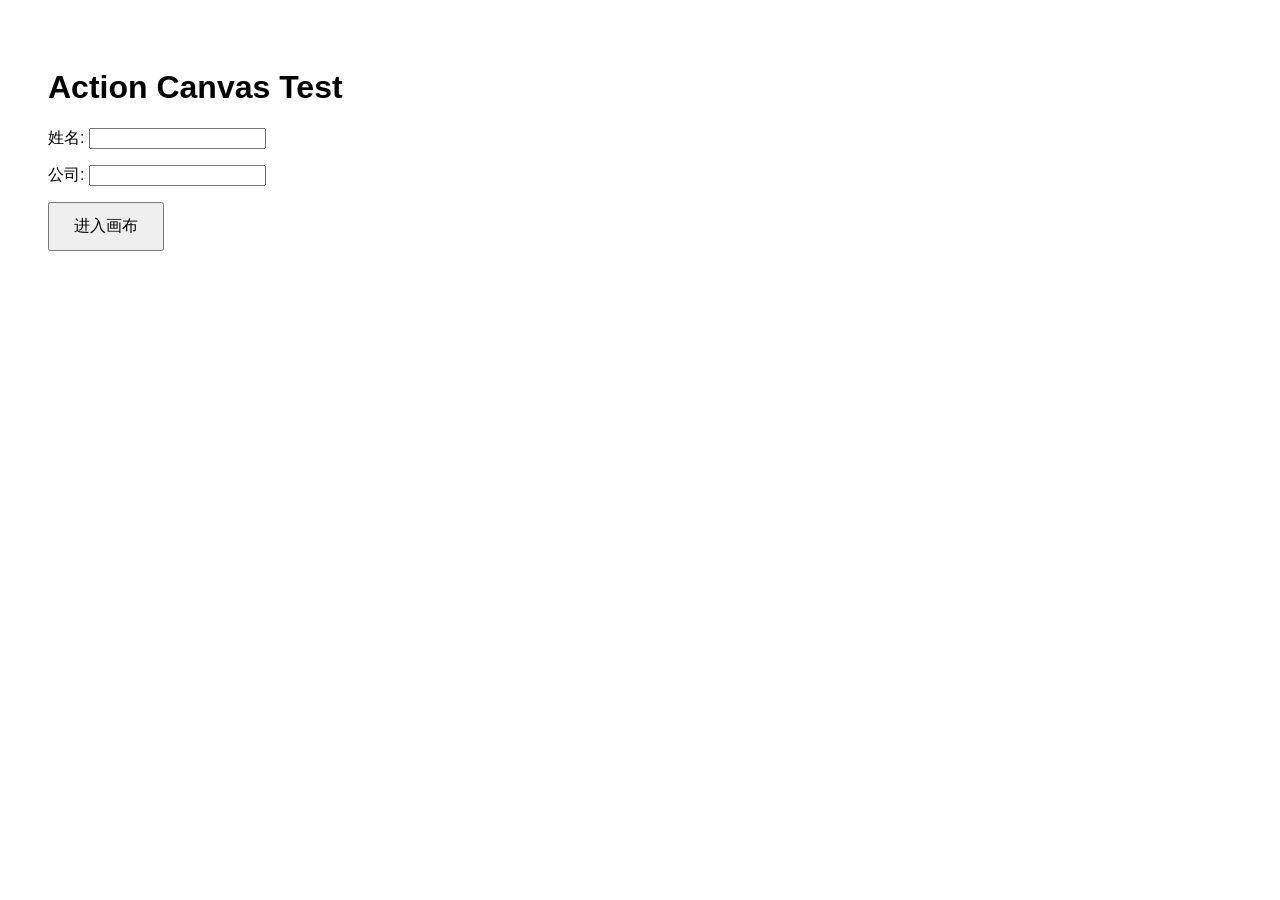
<file: minimal-test.html>
<!DOCTYPE html>
<html><head><meta charset="utf-8"><title>Test</title></head>
<body style="font-family:sans-serif;padding:40px">
<h1>Action Canvas Test</h1>
<p>姓名: <input id="n"></p>
<p>公司: <input id="c"></p>
<button id="btn" style="padding:12px 24px;font-size:16px;cursor:pointer">进入画布</button>
<div id="result" style="margin-top:20px;font-size:20px;color:green"></div>

<script>
document.getElementById('btn').onclick = function() {
    var n = document.getElementById('n').value;
    var c = document.getElementById('c').value;
    document.getElementById('result').innerHTML = 'SUCCESS! 你是 ' + n + ', 公司: ' + c;
    alert('按钮工作了!');
};
console.log('TEST PAGE LOADED');
</script>
</body></html>
</file>
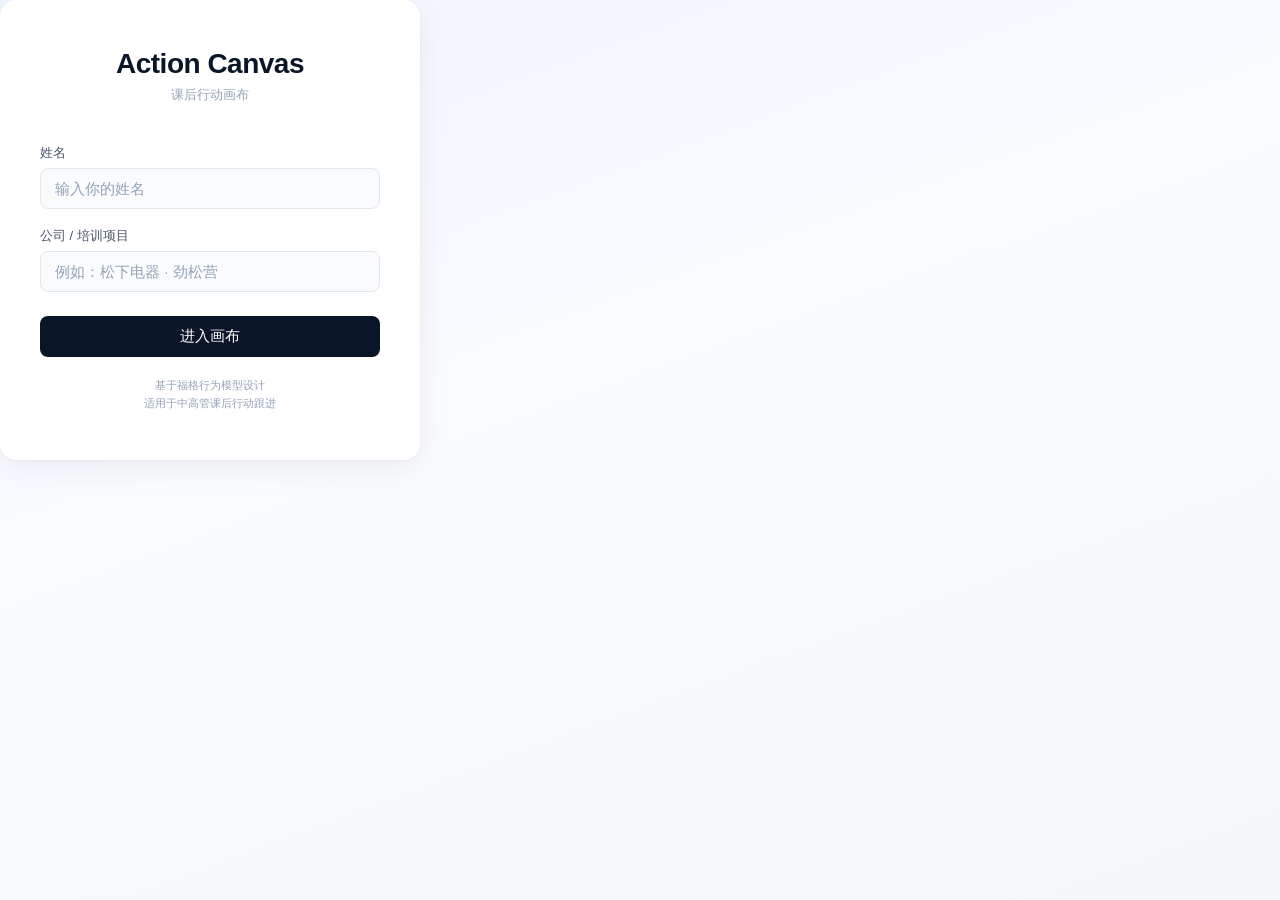
<file: test.html>
<!DOCTYPE html>
<html lang="zh-CN">
<head>
<meta charset="UTF-8">
<meta name="viewport" content="width=device-width, initial-scale=1">
<title>Action Canvas</title>
<style>
*{margin:0;padding:0;box-sizing:border-box}
body{font-family:-apple-system,BlinkMacSystemFont,"Segoe UI","PingFang SC","Hiragino Sans GB","Microsoft YaHei",sans-serif;color:#1a2737;background:#f5f7fa;-webkit-font-smoothing:antialiased}
.v{display:none}.v.active{display:block}
.lw{min-height:100vh;display:flex;align-items:center;justify-content:center;background:linear-gradient(160deg,#f0f4ff,#fafbff 40%,#f5f7fa)}
.lc{width:420px;background:#fff;border-radius:16px;box-shadow:0 1px 3px rgba(0,0,0,0.04),0 8px 32px rgba(0,0,0,0.06);padding:48px 40px}
.li{width:100%;padding:11px 14px;border:1px solid #e2e8f0;border-radius:8px;font-size:15px;color:#1a2737;background:#fafbfc;transition:border-color 0.15s,box-shadow 0.15s}
.li:focus{outline:none;border-color:#2563eb;box-shadow:0 0 0 3px rgba(37,99,235,0.08);background:#fff}
.li::placeholder{color:#94a3b8}
.bd{width:100%;padding:11px;background:#0a1628;color:#fff;border:none;border-radius:8px;font-size:15px;font-weight:500;cursor:pointer}
.bd:hover{background:#1e293b}
</style>
</head>
<body>
<div id="v1" class="v active lw">
<div class="lc">
<div style="text-align:center;margin-bottom:40px">
<div style="font-size:28px;font-weight:700;color:#0a1628;letter-spacing:-0.5px">Action Canvas</div>
<div style="font-size:13px;color:#94a3b8;margin-top:6px">课后行动画布</div>
</div>
<div style="margin-bottom:18px">
<label style="display:block;font-size:13px;font-weight:500;color:#475569;margin-bottom:6px">姓名</label>
<input id="fname" class="li" placeholder="输入你的姓名">
</div>
<div style="margin-bottom:24px">
<label style="display:block;font-size:13px;font-weight:500;color:#475569;margin-bottom:6px">公司 / 培训项目</label>
<input id="fcomp" class="li" placeholder="例如：松下电器 · 劲松营">
</div>
<button id="btnLogin" class="bd">进入画布</button>
<div style="text-align:center;margin-top:20px;font-size:11px;color:#94a3b8;line-height:1.6">
基于福格行为模型设计<br>适用于中高管课后行动跟进
</div>
</div>
</div>

<div id="v2" class="v" style="padding:100px;text-align:center;color:#475569">
<h2>登录成功！</h2>
<p id="welcome" style="margin:20px 0;font-size:18px"></p>
<button onclick="alert('画布功能加载中...')" style="padding:10px 20px;font-size:14px;cursor:pointer">进入行动计划</button>
<br><br>
<button onclick="document.getElementById('v2').classList.remove('active');document.getElementById('v1').classList.add('active')" style="padding:8px 16px;font-size:13px;cursor:pointer;background:none;border:1px solid #e2e8f0;border-radius:8px">返回登录</button>
</div>

<script>
console.log("JS loaded");
var btn = document.getElementById("btnLogin");
if (btn) {
  btn.addEventListener("click", function() {
    var n = document.getElementById("fname").value.trim();
    var c = document.getElementById("fcomp").value.trim();
    if (!n || !c) { alert("请填写姓名和公司/项目"); return; }
    document.getElementById("welcome").textContent = "欢迎，" + n + "（" + c + "）";
    document.getElementById("v1").classList.remove("active");
    document.getElementById("v2").classList.add("active");
    console.log("Navigated to dashboard");
  });
  console.log("Login button bound");
} else {
  console.log("ERROR: btnLogin not found");
}
</script>
</body>
</html>
</file>
